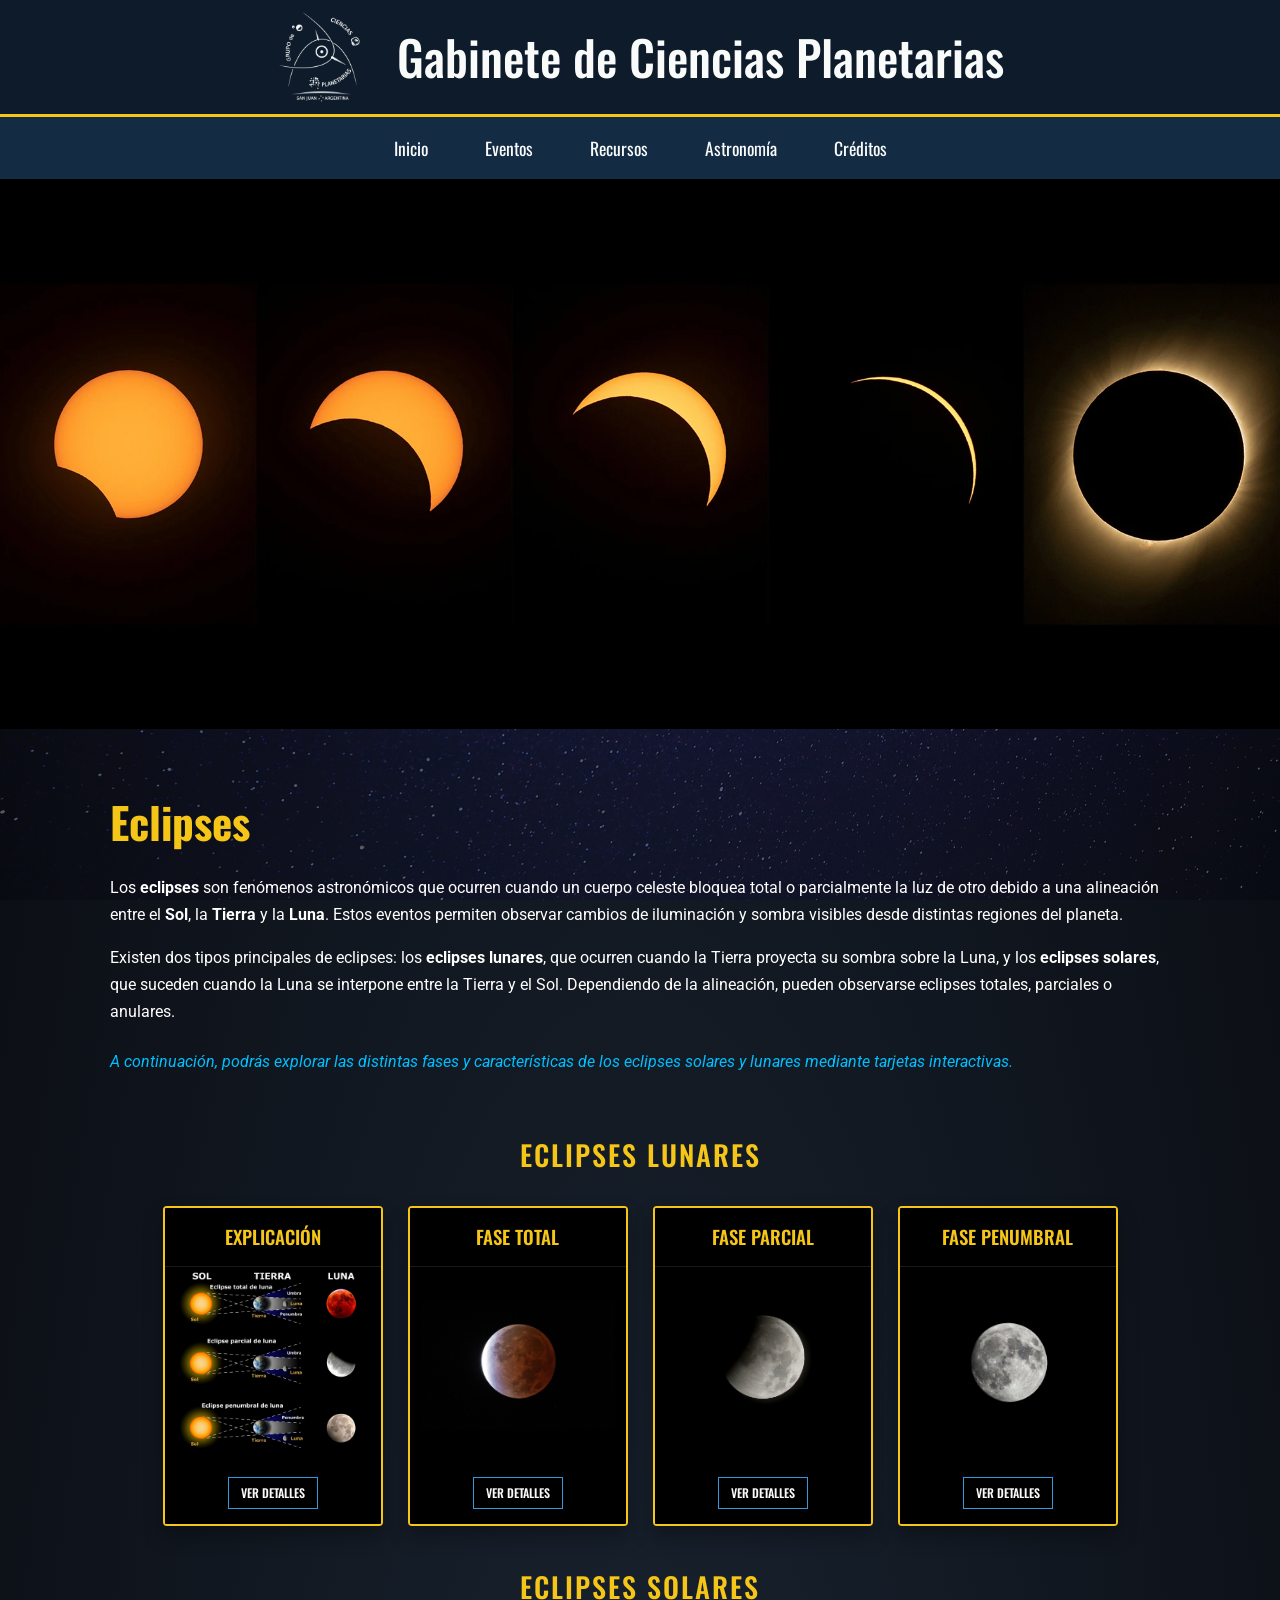
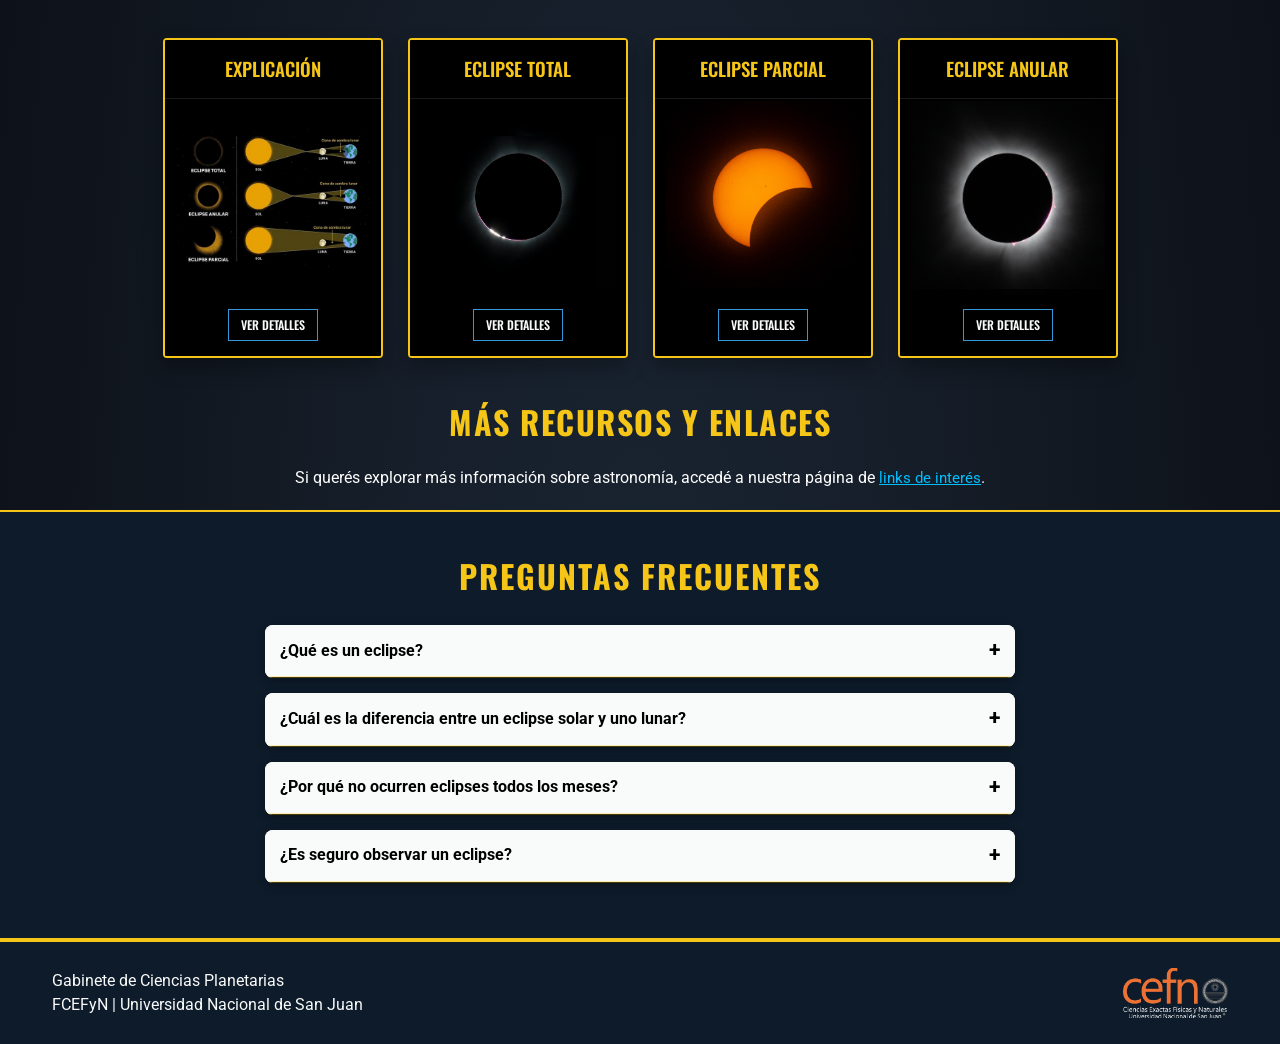
<file: eclipses.html>
<!DOCTYPE html>

<html lang="es">
    
<head>
    <meta charset="UTF-8">
    <meta http-equiv="X-UA-Compatible" content="IE=edge">
    <meta name="viewport" content="width=device-width, initial-scale=1.0">

    <title>Astronomía - Eclipses</title>

    <!-- Favicon -->
    <link rel="icon" type="image/png" href="img/favicon.png">

    <link rel="preconnect" href="https://fonts.googleapis.com">
    <link rel="preconnect" href="https://fonts.gstatic.com" crossorigin>
    <link href="https://fonts.googleapis.com/css2?family=Oswald:wght@200..700&family=Roboto:ital,wght@0,100;0,300;0,400;0,500;0,700;0,900;1,100;1,300;1,400;1,500;1,700;1,900&display=swap" rel="stylesheet">

    <link rel="stylesheet" href="css/eclipses.css">
    <link rel="stylesheet" href="css/style.css">
    <link rel="stylesheet" href="css/responsive.css">


</head>

<body>

        <!-- HEADER SUPERIOR -->
        <header id="main-header">
            <div class="header-content">
                <a href="index.html" class="logo">
                <img src="img/Logo.png" alt="Logo de la oficina">
                </a>
                <h1 class="office-name">Gabinete de Ciencias Planetarias</h1>
            </div>
        </header>


    <!--barra de navegacion-->
    
        <nav id="main-nav">
        <div class="container nav-bar">
            <a href="index.html" class="navItem">Inicio</a>
            <a href="eventos.html" class="navItem">Eventos</a>
            <div class="dropdown">
            <a href="#" class="navItem dropbtn">Recursos</a>
            <div class="dropdown-content">
                <a href="glosario.html">Glosario</a>
                <a href="links.html">Link de interes</a>
                <a href="cielo.html">Mapas del cielo</a>
            </div>
            </div>

            <div class="dropdown">
            <a href="#" class="navItem dropbtn">Astronomía</a>
            <div class="dropdown-content">
                <a href="eclipses.html">Eclipses</a>
                <a href="fases-lunares.html">Fases Lunares</a>
            </div>
            </div>
            <a href="creditos.html" class="navItem">Créditos</a>
        </div>
        </nav>


    <!-- BANNER -->
    <section class="full-banner">
        <img src="img/solar1.webp" alt="Fases eclipses" class="full-banner-img">
    </section>

    <!-- INTRO -->
    <div class="intro-container">

    <section class="seccion-informativa-eclipses">
        
        <h1 class="titulo-eclipses">Eclipses</h1>
        
            <p class="descripcion-eclipses">
                Los <strong>eclipses</strong> son fenómenos astronómicos que ocurren cuando un cuerpo celeste bloquea total o parcialmente la luz de otro debido a una alineación entre el <strong>Sol</strong>, la <strong>Tierra</strong> y la <strong>Luna</strong>. Estos eventos permiten observar cambios de iluminación y sombra visibles desde distintas regiones del planeta.
            </p>

            <p class="descripcion-eclipses">
                Existen dos tipos principales de eclipses: los <strong>eclipses lunares</strong>, que ocurren cuando la Tierra proyecta su sombra sobre la Luna, y los <strong>eclipses solares</strong>, que suceden cuando la Luna se interpone entre la Tierra y el Sol. Dependiendo de la alineación, pueden observarse eclipses totales, parciales o anulares.
            </p>

            <p class="instruccion-interactiva">
                A continuación, podrás explorar las distintas fases y características de los eclipses solares y lunares mediante tarjetas interactivas.
            </p>

    </section>

    </div>


    <div class="container-cards">

        <h2 class="titulo-seccion">Eclipses Lunares</h2>

        <div class="cards-row">
            
            <!-- CARD 1 -->
            <div class="card">
                <div class="card-inner">
                    <div class="face front">
                        <img src="img/chuchi.png" alt="Diagrama de eclipses">
                        <div class="info-top"><h3>Explicación</h3></div>
                        <div class="info-front">
                            <a href="#" class="btn-front">Ver Detalles</a>
                        </div>
                    </div>
                    <div class="face back">
                        <div class="info-top"><h3>Explicación</h3></div>
                        <div class="content-back">
                            <p>Los eclipses lunares ocurren cuando la Luna atraviesa la sombra proyectada por la Tierra durante la alineación entre el Sol, la Tierra y la Luna.</p>
                        </div>
                        <div class="info-front">
                            <a href="#" class="btn-back">Volver</a>
                        </div>
                    </div>
                </div>
            </div>



            <!-- CARD 2 -->
            <div class="card">
                <div class="card-inner">
                    <div class="face front">
                        <img src="img/large-moon.jpg" alt="Fase total">
                        <div class="info-top"><h3>Fase total</h3></div>
                        <div class="info-front">
                            <a href="#" class="btn-front">Ver Detalles</a>
                        </div>
                    </div>
                    <div class="face back">
                        <div class="info-top"><h3>Fase total</h3></div>
                        <div class="content-back">
                            <p>La Luna entra completamente en la umbra. Adquiere un color rojizo debido a la atmósfera de la Tierra.</p>
                        </div>
                        <div class="info-front">
                            <a href="#" class="btn-back">Volver</a>
                        </div>
                    </div>
                </div>
            </div>

            <!-- CARD 3 -->
            <div class="card">
                <div class="card-inner">
                    <div class="face front">
                        <img src="img/parcial-moon.jpg" alt="Fase parcial">
                        <div class="info-top"><h3>Fase parcial</h3></div>
                        <div class="info-front">
                            <a href="#" class="btn-front">Ver Detalles</a>
                        </div>
                    </div>
                    <div class="face back">
                        <div class="info-top"><h3>Fase parcial</h3></div>
                        <div class="content-back">
                            <p>Ocurre cuando solo una parte de la Luna entra en la umbra, la parte más oscura de la sombra terrestre.</p>
                        </div>
                        <div class="info-front">
                            <a href="#" class="btn-back">Volver</a>
                        </div>
                    </div>
                </div>
            </div>

            <!-- CARD 4 -->
            <div class="card">
                <div class="card-inner">
                    <div class="face front">
                        <img src="img/nofondopenumbral.png" alt="Fase penumbral">
                        <div class="info-top"><h3>Fase penumbral</h3></div>
                        <div class="info-front">
                            <a href="#" class="btn-front">Ver Detalles</a>
                        </div>
                    </div>
                    <div class="face back">
                        <div class="info-top"><h3>Fase penumbral</h3></div>
                        <div class="content-back">
                            <p>La Luna atraviesa la penumbra de la Tierra. El cambio de brillo es muy sutil y difícil de notar a simple vista.</p>
                        </div>
                        <div class="info-front">
                            <a href="#" class="btn-back">Volver</a>
                        </div>
                    </div>
                </div>
            </div>

        </div>


        <!-- ECLIPSES SOLARES SECTION-->

        <h2 class="titulo-seccion">Eclipses Solares</h2>

        <div class="cards-row">
                <!-- CARD 1 -->
            <div class="card">
                <div class="card-inner">
                    <div class="face front">
                        <img src="img/sun-eclipse.jpg" alt="Diagrama de eclipses solares">
                        <div class="info-top"><h3>Explicación</h3></div>
                        <div class="info-front">
                            <a href="#" class="btn-front">Ver Detalles</a>
                        </div>
                    </div>
                    <div class="face back">
                        <div class="info-top"><h3>Explicación</h3></div>
                        <div class="content-back">
                            <p>
                                Un eclipse solar ocurre cuando la Luna se interpone entre la Tierra y el Sol, bloqueando parcial o totalmente la luz solar en determinadas regiones del planeta.
                            </p>
                        </div>
                        <div class="info-front">
                            <a href="#" class="btn-back">Volver</a>
                        </div>
                    </div>
                </div>
            </div>

            <!-- CARD 2 -->
            <div class="card">
                <div class="card-inner">
                    <div class="face front">
                        <img src="img/total- sun.jpg" alt="Fase total sol">
                        <div class="info-top"><h3>Eclipse Total</h3></div>
                        <div class="info-front">
                            <a href="#" class="btn-front">Ver Detalles</a>
                        </div>
                    </div>
                    <div class="face back">
                        <div class="info-top"><h3>Eclipse total</h3></div>
                        <div class="content-back">
                            <p>
                                Ocurre cuando la Luna cubre completamente el disco solar. Durante unos minutos, el cielo se oscurece y puede observarse la corona del Sol.
                            </p>
                        </div>
                        <div class="info-front">
                            <a href="#" class="btn-back">Volver</a>
                        </div>
                    </div>
                </div>
            </div>

            <!-- CARD 3 -->
            <div class="card">
                <div class="card-inner">
                    <div class="face front">
                        <img src="img/partial-sol.jpg" alt="Fase parcial sol">
                        <div class="info-top"><h3>Eclipse parcial</h3></div>
                        <div class="info-front">
                            <a href="#" class="btn-front">Ver Detalles</a>
                        </div>
                    </div>
                    <div class="face back">
                        <div class="info-top"><h3>Eclipse parcial</h3></div>
                        <div class="content-back">
                            <p>
                                Se produce cuando la Luna cubre solo una parte del Sol. El Sol parece tener una sección oscurecida desde la Tierra.
                            </p>
                        </div>
                        <div class="info-front">
                            <a href="#" class="btn-back">Volver</a>
                        </div>
                    </div>
                </div>
            </div>

            <!-- CARD 4 -->
            <div class="card">
                <div class="card-inner">
                    <div class="face front">
                        <img src="img/anular-sun.jpg" alt="Fase anular sol">
                        <div class="info-top"><h3>Eclipse anular</h3></div>
                        <div class="info-front">
                            <a href="#" class="btn-front">Ver Detalles</a>
                        </div>
                    </div>
                    <div class="face back">
                        <div class="info-top"><h3>Eclipse anular</h3></div>
                        <div class="content-back">
                            <p>
                                Sucede cuando la Luna está más alejada de la Tierra y no cubre completamente el Sol, dejando visible un anillo brillante alrededor.
                            </p>
                        </div>
                        <div class="info-front">
                            <a href="#" class="btn-back">Volver</a>
                        </div>
                    </div>
                </div>
            </div>

        </div>

    </div>


        <!---Seccion con link que lleva directo a links de interes (link.html)-->
        <section class="links-interes">
            <div class="section-inner text-center">
                <h2>Más recursos y enlaces</h2>
                <p class="texto-final">
                    Si querés explorar más información sobre astronomía, accedé a nuestra página de <a href="links.html" class="link-final">links de interés</a>.
                </p>
            </div>
        </section>

        <section class="faq-section">
            <div class="section-inner">
            <h2>Preguntas Frecuentes</h2>

            <div class="accordion-item">
                <label>
                    ¿Qué es un eclipse?
                <span class="icon">+</span>
                </label>
                <div class="accordion-content">
                    <p>
                        Un eclipse ocurre cuando un cuerpo celeste bloquea total o parcialmente la luz de otro debido a una alineación entre el Sol, la Tierra y la Luna.
                    </p>
                </div>
            </div>

            <div class="accordion-item">
                <label>
                    ¿Cuál es la diferencia entre un eclipse solar y uno lunar?
                <span class="icon">+</span>
                </label>
                <div class="accordion-content">
                    <p>
                        En un eclipse solar, la Luna bloquea la luz del Sol vista desde la Tierra. En un eclipse lunar, la Tierra proyecta su sombra sobre la Luna.
                    </p>
                </div>
            </div>

            <div class="accordion-item">
                <label>
                    ¿Por qué no ocurren eclipses todos los meses?
                <span class="icon">+</span>
                </label>
                <div class="accordion-content">
                    <p>
                        Aunque la Luna orbita la Tierra cada mes, su órbita está ligeramente inclinada, por lo que la alineación perfecta necesaria para un eclipse no ocurre siempre.
                    </p>
                </div>
            </div>
            
            <div class="accordion-item">
                <label>
                    ¿Es seguro observar un eclipse?
                <span class="icon">+</span>
                </label>
                <div class="accordion-content">
                    <p>
                        Los eclipses lunares pueden observarse sin protección. En cambio, los eclipses solares requieren filtros especiales para evitar daños graves en la vista.
                    </p>
                </div>
            </div>
            </div>
        </section>

    <!---footer con boton deslizante al principio-->

    <!-- Botón volver arriba -->
    <button id="back-to-top-btn" title="Volver arriba">↑</button>

    <footer id="main-footer" class="footer w-100">
        <div class="footer-container">
        <!-- Texto izquierda -->
        <div class="footer-text">
            <p>Gabinete de Ciencias Planetarias</p>
            <p>FCEFyN | Universidad Nacional de San Juan</p>
        </div>

        <!-- Imagen derecha -->
        <div class="footer-right">
            <img src="img/fondo.png" alt="Logo SIED" class="footer-logo">
        </div>
        </div>
    </footer>

        <script src="js/boton.js"></script> <!-- en este JS tengo los codigos del boton-->
        <script src="js/flip.js"></script>
        <script src="js/acordeon.js"></script>



</body>

</html>
</file>
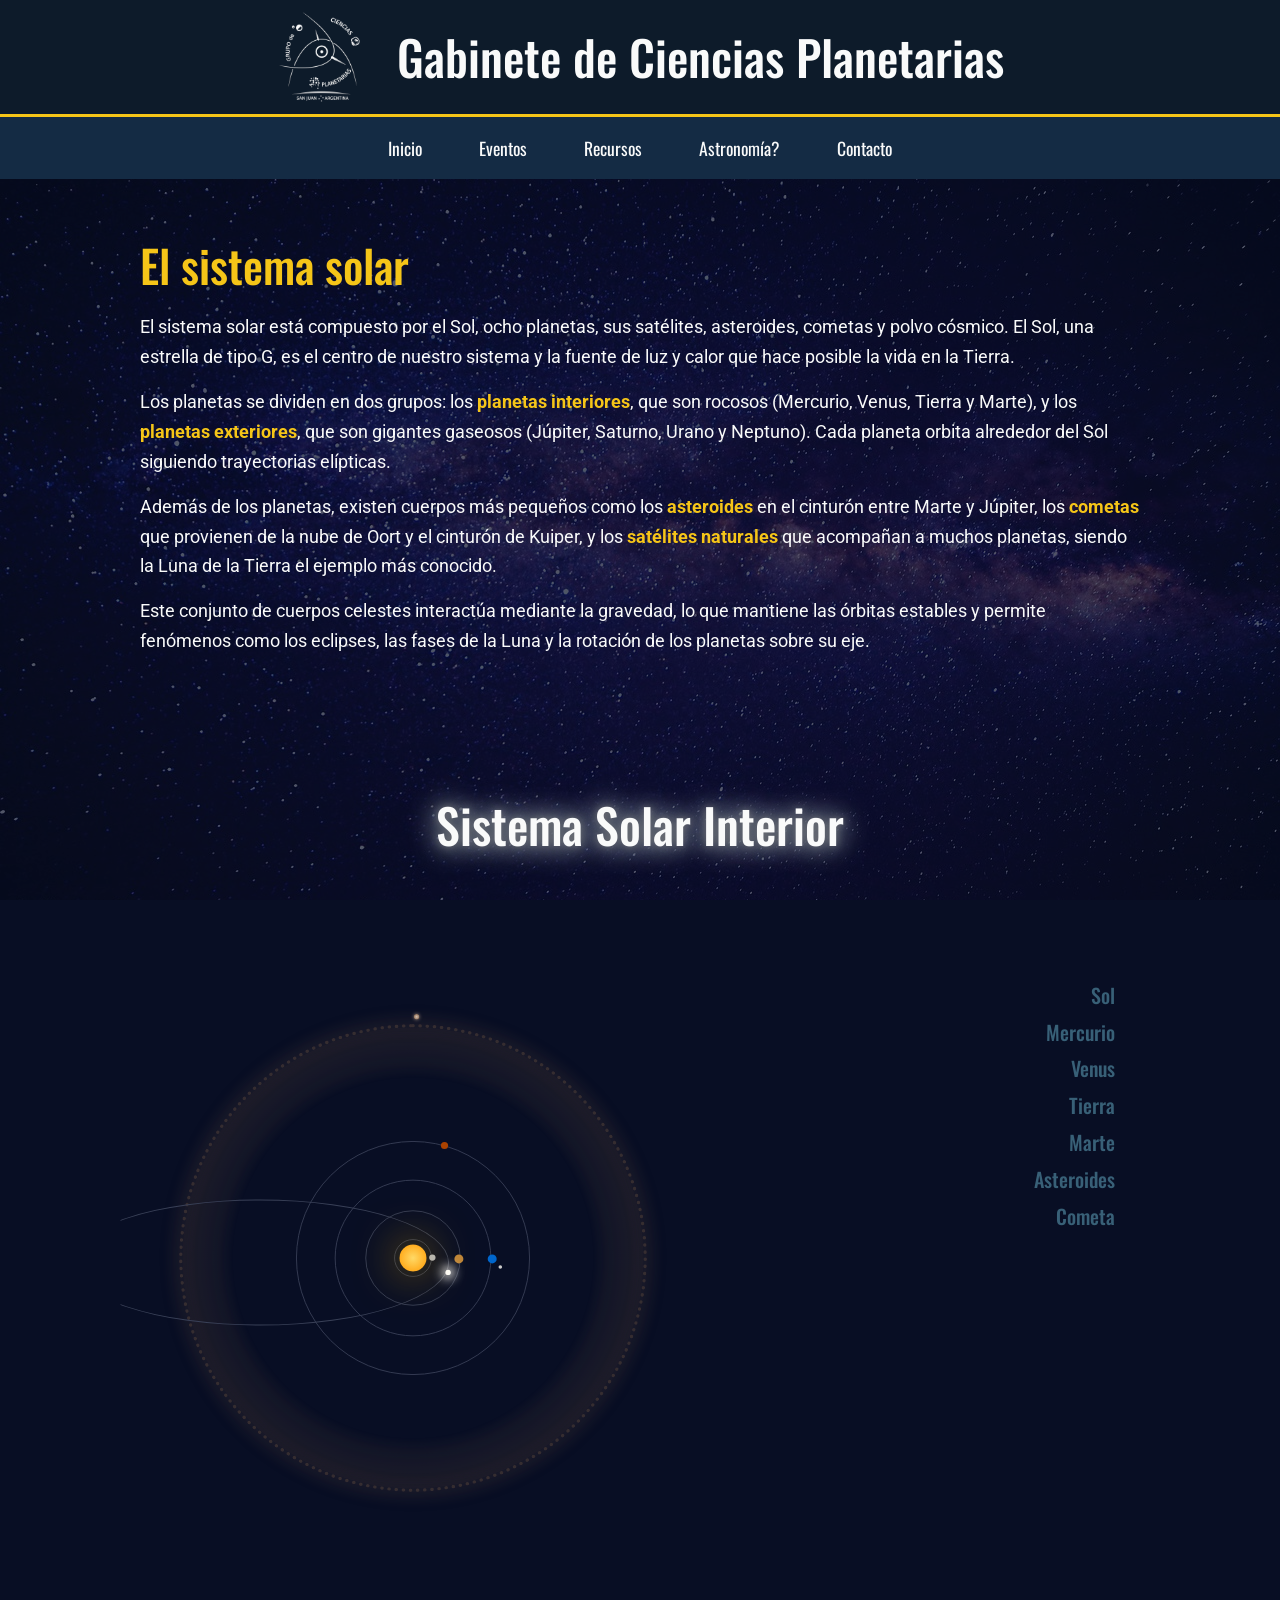
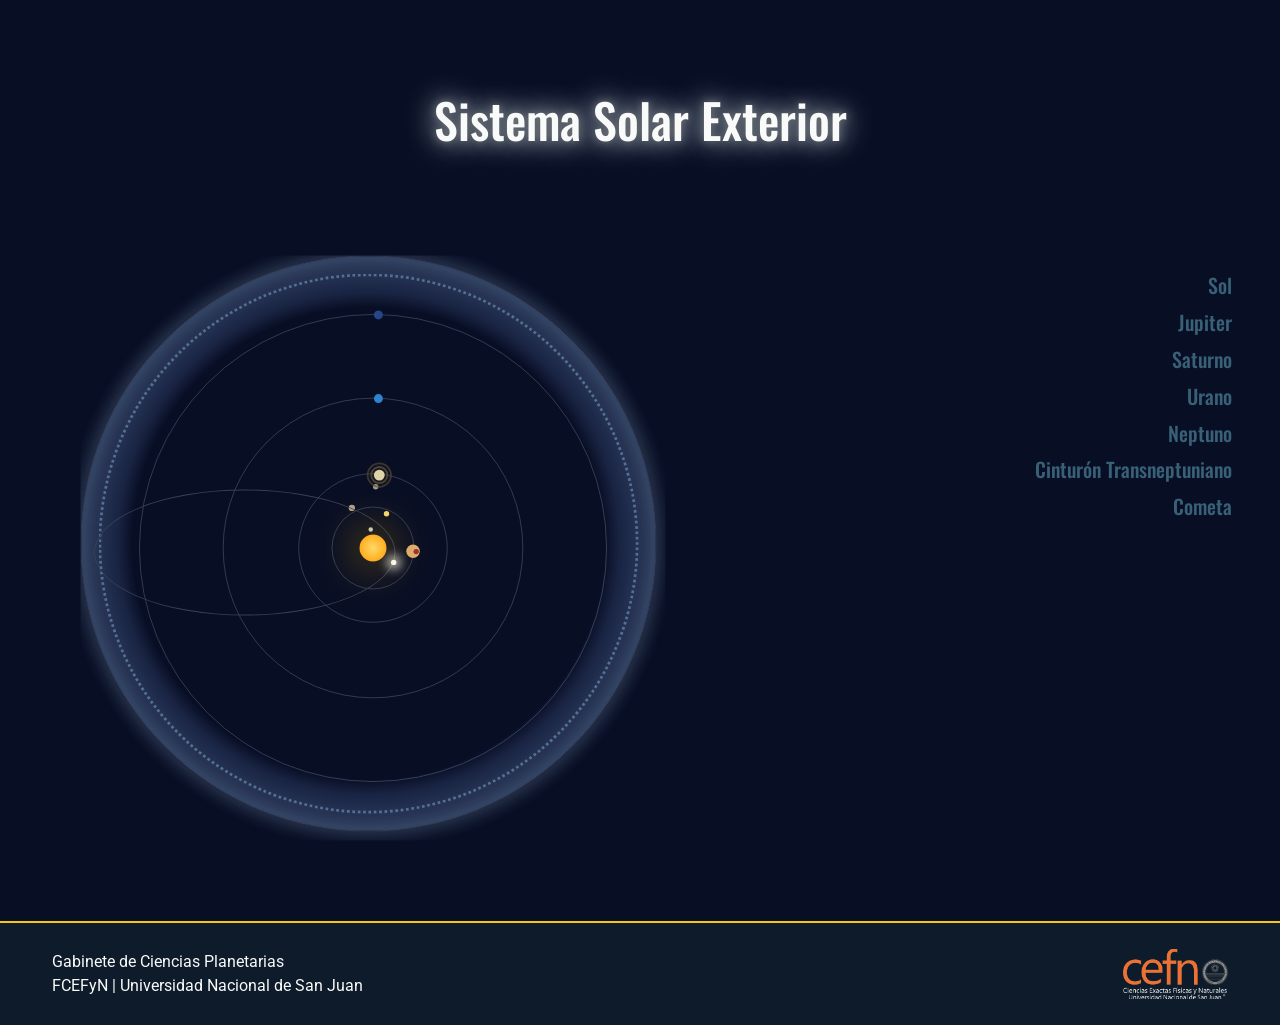
<file: sistema-solar.html>
<!DOCTYPE html>
<html lang="es">
<head>
<meta charset="UTF-8">
    <!-- Required meta tags -->
    <meta charset="utf-8">
    <meta name="viewport" content="width=device-width, initial-scale=1.0">

	<title>Sistema Solar Interactivo</title>

    <!-- Favicon -->
    <link rel="icon" type="image/png" href="img/favicon.png">

    <!-- Tooltip (Bootstrap) -->
    <link href="https://cdn.jsdelivr.net/npm/bootstrap@5.3.2/dist/css/bootstrap.min.css" rel="stylesheet">
    <script src="https://cdn.jsdelivr.net/npm/bootstrap@5.3.2/dist/js/bootstrap.bundle.min.js"></script>

    <!-- Bootstrap CSS -->
    <link href="https://cdn.jsdelivr.net/npm/bootstrap@5.3.0/dist/css/bootstrap.min.css" rel="stylesheet">

	
    <!-- Bootstrap JS -->
    <script src="https://cdn.jsdelivr.net/npm/bootstrap@5.3.0/dist/js/bootstrap.bundle.min.js"></script>

    <!-- Fuentes Google Fonts -->
    <link href="https://fonts.googleapis.com/css2?family=Oswald:wght@300;400;500;600;700&family=Roboto:ital,wght@0,400;1,700&family=Orbitron:wght@400;700&display=swap" rel="stylesheet">

    <!-- Font Awesome -->
    <link rel="stylesheet" href="https://stackpath.bootstrapcdn.com/font-awesome/4.7.0/css/font-awesome.min.css">

    <!-- Tu CSS -->
    <link rel="stylesheet" href="css/style.css">
    <link rel="stylesheet" href="css/solar-interior.css">
 	  <link rel="stylesheet" href="css/solar-exterior.css">
    <link rel="stylesheet" href="css/responsive.css">

</head>

<body>

	    <!-- HEADER SUPERIOR -->
    <header id="main-header">
        <div class="header-content">
            <a href="index.html" class="logo">
            <img src="img/Logo.png" alt="Logo de la oficina">
            </a>
            <h1 class="office-name">Gabinete de Ciencias Planetarias</h1>
        </div>
    </header>


    <!--barra de navegacion-->

        <nav id="main-nav">
            <div class="container nav-bar">
                <a href="index.html" class="navItem">Inicio</a>
                <a href="eventos.html" class="navItem">Eventos</a>
                <div class="dropdown">
                <a href="#" class="navItem dropbtn">Recursos</a>
                <div class="dropdown-content">
                    <a href="glosario.html">Glosario</a>
                    <a href="links.html">Link de interes</a>
                    <a href="cielo.html">Mapas del cielo</a>
                    <a href="#">Material bibliografico</a>
                </div>
                </div>

                <div class="dropdown">
                <a href="#" class="navItem dropbtn">Astronomía?</a>
                <div class="dropdown-content">
                    <a href="#">Asteroides</a>
                    <a href="#">Constelaciones</a>
                    <a href="eclipses.html">Eclipses</a>
                    <a href="#">Estaciones</a>
                    <a href="fases-lunares.html">Fases Lunares</a>
                    <a href="sistema-solar.html">Sistema Solar</a>
                </div>
                </div>

                <a href="#contacto" class="navItem">Contacto</a>
            </div>
        </nav>

    <!--- Sistema solar contenido-->

    <div class="container"> 
      <section class="system-section">
        <div class="section-content">
          <h2>El sistema solar</h2>
          <p>El sistema solar está compuesto por el Sol, ocho planetas, sus satélites, asteroides, cometas y polvo cósmico. El Sol, una estrella de tipo G, es el centro de nuestro sistema y la fuente de luz y calor que hace posible la vida en la Tierra.</p>

          <p>Los planetas se dividen en dos grupos: los <strong>planetas interiores</strong>, que son rocosos (Mercurio, Venus, Tierra y Marte), y los <strong>planetas exteriores</strong>, que son gigantes gaseosos (Júpiter, Saturno, Urano y Neptuno). Cada planeta orbita alrededor del Sol siguiendo trayectorias elípticas.</p>

          <p>Además de los planetas, existen cuerpos más pequeños como los <strong>asteroides</strong> en el cinturón entre Marte y Júpiter, los <strong>cometas</strong> que provienen de la nube de Oort y el cinturón de Kuiper, y los <strong>satélites naturales</strong> que acompañan a muchos planetas, siendo la Luna de la Tierra el ejemplo más conocido.</p>

          <p>Este conjunto de cuerpos celestes interactúa mediante la gravedad, lo que mantiene las órbitas estables y permite fenómenos como los eclipses, las fases de la Luna y la rotación de los planetas sobre su eje.</p>
        </div>
      </section>
    </div>



    <section id="interior-section" class="text-center mt-5 p-3">
      <h3 class="interior-title">Sistema Solar Interior</h3>
    </section>


    <!--Sistema solar interior-->
    <section class="clearfix">
      <!-- Contenedor del mapa del sistema solar -->
      <div class="solar-map">
        <ul class="solarsystem">
          <li class="sun"><a href="#sun"><span>Sol</span></a></li>
          <li class="mercury"><a href="#mercury"><span>Mercurio</span></a></li>
          <li class="venus"><a href="#venus"><span>Venus</span></a></li>
          <li class="earth"><a href="#earth"><span>Tierra<span class="moon"> &amp; Moon</span></span></a></li>
          <li class="mars"><a href="#mars"><span>Marte</span></a></li>
          <li class="asteroids_meteorids"><span>Asteroides</span></li>
          <li class="comet-orbit">
            <div class="comet"></div>
          </li>
        </ul>
      </div>

      <!-- 🌍 Descripciones del sistema solar -->
      <div class="solar-names">
        <ul id="descriptions">
          <li>
            <h2 id="sun">Sol</h2>
            <p>El Sol es una estrella: una enorme esfera de gases incandescentes en el centro de nuestro sistema solar. Su energía y calor hacen posible la vida en la Tierra, y su influencia se extiende más allá de Neptuno y Plutón. Aunque es esencial para nosotros, es solo una de las miles de millones de estrellas de la galaxia Vía Láctea.</p>
          </li>

          <li>
            <h2 id="mercury">Mercurio</h2>
            <p>Mercurio, abrasado por el Sol, es apenas más grande que la Luna. Tiene una atmósfera muy tenue, por lo que su superficie está llena de cráteres. Durante el día alcanza temperaturas extremas y por la noche descienden muy por debajo de cero. Un día en Mercurio dura aproximadamente 176 días terrestres, mientras que completa una órbita alrededor del Sol cada 88 días. Carece de satélites naturales.</p>
          </li>

          <li>
            <h2 id="venus">Venus</h2>
            <p>Venus es el segundo planeta del sistema solar y es muy parecido a la Tierra en tamaño, pero con un ambiente extremadamente hostil. Tiene una atmósfera densa y tóxica que provoca un fuerte efecto invernadero, elevando sus temperaturas a niveles muy altos. Un día en Venus (una rotación completa) dura aproximadamente 243 días terrestres, mientras que tarda unos 225 días terrestres en dar una vuelta alrededor del Sol. Además, gira en sentido contrario al de la mayoría de los planetas. Junto con Mercurio es otro planeta que no tiene satélites naturales.</p>
          </li>

          <li>
            <h2 id="earth">Tierra</h2>
            <p>La Tierra es nuestro hogar y el único planeta conocido con vida. Su gran cantidad de agua líquida, junto con una atmósfera que protege y regula la temperatura, permite la existencia de una enorme diversidad de seres vivos. Un día dura 24 horas y tarda 365 días en completar una vuelta alrededor del Sol.</p>
          </li>

          <li>
            <h2 id="mars">Marte</h2>
            <p>Marte es un planeta rocoso conocido como el “planeta rojo” por el color de su superficie. Presenta montañas, valles y casquetes polares de hielo, lo que indica que en el pasado pudo haber tenido agua. Un día en Marte dura unas 24,6 horas, muy similar al de la Tierra, y tarda 687 días terrestres en dar una vuelta alrededor del Sol. Aunque hoy es un mundo frío y seco, sigue siendo objeto de estudio por la posibilidad de que haya albergado vida.</p>
          </li>

          <li>
            <h2 id="asteroids_meteorids">Asteroides</h2>
            <p>El cinturón de asteroides es una región ubicada entre Marte y Júpiter, donde se concentran millones de cuerpos rocosos de formas irregulares. El objeto más grande es Ceres, considerado un planeta enano. Esta zona marca la transición entre los planetas rocosos y los gigantes gaseosos.</p>
          </li>
          <li>
            <h2 id="comet">Cometa</h2>
            <p>Los cometas son cuerpos celestes formados por hielo, polvo y roca que orbitan el Sol en trayectorias muy alargadas, pasando por un punto cercano (perihelio) y otro lejano (afelio). Al acercarse al Sol, el calor libera gases y polvo que forman una nube brillante y una cola visible. Su color varía según los materiales: el polvo genera tonos amarillentos y los gases, azulados o verdosos.</p>
          </li>
        </ul>
      </div>

  </section>

        <section id="exterior-section" class="text-center mt-5">
            <h2 class="exterior-title">Sistema Solar Exterior</h2>
        </section>


    <!--Sistema solar exterior-->
    <section class="exterior-clearfix">

      <!-- Contenedor del mapa del sistema solar -->
      <div class="solar-map">
        <ul class="solar-exterior">
          <li class="sun"><a href="#sun"><span>Sol</span></a></li>
          <li class="jupiter">
            <a href="#jupiter"><span>Júpiter</span></a>

            <!-- CONTENEDOR -->
            <div class="orbit-jupiter">
              <div class="luna io" title="Ío"></div>
              <div class="luna europa" title="Europa"></div>
              <div class="luna ganimedes" title="Ganimedes"></div>
              <div class="luna calisto" title="Calisto"></div>
            </div>
          </li>

          <li class="saturn">
            <span class="ring-outer"></span>
            <span class="ring-inner"></span>
            <span class="planet"></span>
          </li>
          <li class="uranus"><a href="#uranus"><span>Urano</span></a></li>
          <li class="neptune"><a href="#neptune"><span>Neptuno</span></a></li>
          <li class="transneptunian-belt"></li>
          <div class="transneptunian-belt-ring"></div>
          <li class="comet-orbit2">
            <div class="comet2"></div>
          </li>
        </ul>
      </div>

      <!-- 🌍 Descripciones del sistema solar -->
      <div class="solar-names">
        <ul id="descriptions2">
          <li>
            <h2 id="sun">Sol</h2>
            <p>El Sol es una estrella: una enorme esfera de gases incandescentes en el centro de nuestro sistema solar. Su energía y calor hacen posible la vida en la Tierra, y su influencia se extiende más allá de Neptuno y Plutón. Aunque es esencial para nosotros, es solo una de las miles de millones de estrellas de la galaxia Vía Láctea.</p>
          </li>

          <li>
            <h2 id="jupiter">Jupiter</h2>
            <p>Júpiter es el planeta más grande del sistema solar y posee numerosas lunas, incluyendo cuatro muy grandes que forman un sistema propio. Se encuentra a una distancia media de unos 778 millones de kilómetros del Sol. Un día en Júpiter dura aproximadamente 10 horas, y tarda cerca de 12 años terrestres en completar una órbita alrededor del Sol. Destaca la Gran Mancha Roja, una gigantesca tormenta activa desde hace siglos, con vientos muy intensos y un tamaño mayor que la Tierra.</p>
          </li>

          <li>
            <h2 id="saturn">Saturno</h2>
            <p>Saturno es un gigante gaseoso compuesto principalmente por hidrógeno y helio, famoso por sus impresionantes anillos. Es unas 755 veces más grande que la Tierra y se encuentra a unos 1.430 millones de kilómetros del Sol. Sus vientos pueden alcanzar velocidades de hasta 1.800 km/h, formando bandas visibles en su atmósfera. Un día en Saturno dura aproximadamente 10,7 horas, y tarda cerca de 29 años terrestres en completar una órbita alrededor del Sol.</p>
          </li>

          <li>
            <h2 id="uranus">Urano</h2>
            <p>Urano es el séptimo planeta del sistema solar y fue el primero descubierto con un telescopio, en 1781. Es un gigante gaseoso helado que se encuentra a unos 2.870 millones de kilómetros del Sol. Un día en Urano dura aproximadamente 17 horas, y tarda 84 años terrestres en completar una órbita. Se destaca por su inclinación extrema, ya que gira casi “acostado” sobre su eje.</p>
          </li>

          <li>
            <h2 id="neptune">Neptuno</h2>
            <p>Neptuno es el planeta más lejano del sistema solar, ubicado a unos 4.500 millones de kilómetros del Sol. Tarda aproximadamente 165 años terrestres en completar una órbita y no es visible a simple vista debido a su gran distancia. Es un gigante helado con vientos extremadamente fuertes, los más rápidos del sistema solar. Un día en Neptuno dura cerca de 16 horas.</p>
          </li>

          <li>
            <h2 id="transneptunian-belt">Cinturón Transneptuniano</h2>
            <p>El cinturón transneptuniano es una amplia región fría más allá de Neptuno, formada por miles de cuerpos helados y planetas enanos como Plutón, Haumea, Makemake y Eris. Se considera una zona clave para entender el origen y la formación del sistema solar.</p>
          </li>
          <li>
            <h2 id="comet2">Cometa</h2>
            <p>En las regiones externas del sistema solar, como el cinturón transneptuniano, los cometas permanecen fríos y poco activos. Desde allí recorren órbitas muy alargadas que los llevan hacia el interior, donde el calor del Sol los vuelve visibles al formar su característica cola.</p>
          </li>
        </ul>
      </div>

  </section>

	


    <!---footer con boton deslizante al principio-->

    <!-- Botón volver arriba -->
    <button id="back-to-top-btn" title="Volver arriba">↑</button>

    <footer id="main-footer" class="footer w-100">
        <div class="footer-container">
        <!-- Texto izquierda -->
        <div class="footer-text">
            <p>Gabinete de Ciencias Planetarias</p>
            <p>FCEFyN | Universidad Nacional de San Juan</p>
        </div>

        <!-- Imagen derecha -->
        <div class="footer-right">
            <img src="img/fondo.png" alt="Logo SIED" class="footer-logo">
        </div>
        </div>
    </footer>

    <!-- Tu JS -->

  <script src="js/boton.js"></script> <!-- en este JS tengo los codigos del boton-->
 	<script src="js/solar-interior.js"></script>
  <script src="js/solar-exterior.js"></script>
  <script src="js/cometa-interior.js"></script>
  <script src="js/cometa-exterior.js"></script>


</body>
</html>
</file>
<file: css/eclipses.css>
@import url('https://fonts.googleapis.com/css2?family=Oswald:wght@400;700&family=Roboto:wght@400;700&display=swap');
/* Este pertenece al nuevo*/


* {
    margin: 0;
    padding: 0;
    box-sizing: border-box;   
}


html {
    line-height: 1.15;
    -webkit-text-size-adjust: 100%;
}

body {
    margin: 0;
    font-family: 'Oswald', sans-serif;
    background: radial-gradient(ellipse at bottom, #1b2735 0%, #090a0f 100%);
    padding: 0;
    -webkit-font-smoothing: antialiased;
    font-weight: 400;
    line-height: 1.5;
}


body::before {
    content: "";
    position: fixed;
    top: 0; left: 0;
    width: 100%; height: 100%;
    background: transparent url("img/estrellado5.jpg") repeat;
    opacity: 0.3;
    z-index: -1;
}



/* ===================== HEADER ===================== */
#main-header {
    background-color: #0d1b2a;
    width: 100%;
    padding: 12px 0;
    /* Quitamos font-weight y size de acá, no van en el contenedor */
}

.header-content {
    max-width: 1200px;
    margin: 0 auto;
    display: flex;
    align-items: center;
    justify-content: center;
    gap: 40px;
    font-family: 'Oswald', sans-serif;
}

.header-content .logo img {
    height: 100px;
    width: auto;
    display: block; /* Importante para evitar espacios extra */
}

/* ACÁ ESTÁ EL CAMBIO REAL */
.header-content .office-name {
    color: #f9fafa;
    font-size: 2.9rem;
    margin: 0;
    text-align: center;
    
    /* ESTO ES LO QUE HACE BOOTSTRAP: */
    font-weight: 500 !important; 
    line-height: 1.2;
    -webkit-font-smoothing: antialiased;
    text-rendering: optimizeLegibility;
}

/* ===================== NAVBAR INFERIOR ===================== */

#main-nav {
  background-color: #142b44;
  border-top: 3px solid #f5c518;
  position: sticky;
  top: 0;
  z-index: 1000;
}

.nav-bar {
  display: flex;
  justify-content: center;
  gap: 20px;
  padding: 10px 0;
  align-items: center; /* centra verticalmente todos los items */
}


.navItem {
    color: #f9fafa;
    text-decoration: none;
    font-size: 1.1rem;
    padding: 0.5rem 1rem;
    display: inline-block;
}

.navItem:hover {
  color: #f5c518;
}

/* Dropdown */
.dropdown {
  position: relative; /* necesario para el contenido */
}

.dropdown-content {
  display: none;
  position: absolute;
  top: 100%; /* aparece debajo */
  left: 0;
  background-color: #0d1b2a;
  min-width: 160px;
  box-shadow: 0px 4px 12px rgba(0,0,0,0.2);
  border-radius: 8px;
  z-index: 10;
}

.dropdown-content a {
  display: block;
  padding: 8px 16px;
  color: #F9FAFA;
  text-decoration: none;
}

.dropdown-content a:hover {
  background-color: #F5C518;
  color: #0d1b2a;
}

.dropdown:hover .dropdown-content {
  display: block;
}


/* ===== BANNER PRINCIPAL ===== */
.full-banner {
  width: 100%;
  overflow: hidden;
  margin: 0;
  padding: 0;
}

.full-banner-img {
  width: 100%;
  height: 550px;
  display: block;
  object-fit: cover;
  margin: 0;
  padding: 0;
}




/* ===== INTRO (SIN BOOTSTRAP) ===== */
.intro-container {
  width: 100%;
  padding: 20px;
}

.seccion-informativa-eclipses {
  max-width: 1100px;
  margin: 0 auto;
  padding: 40px 20px;
  text-align: left;
}

.titulo-eclipses {
  font-family: 'Oswald', sans-serif;
  font-size: 2.5rem;
  color: #f5c518;
  margin-bottom: 20px;
}

.descripcion-eclipses {
  font-family: 'Roboto', sans-serif;
  font-size: 16px;
  color: #ffffff;
  line-height: 1.6;
  margin-bottom: 15px;
}

.instruccion-interactiva {
  font-family: 'Roboto', sans-serif;
  font-size: 16px;
  color: #00BFFF;
  font-style: italic;
  margin-top: 25px;
}

/* Títulos de arriba y botones (front y back) */
.info-top h3, 
.btn-front, 
.btn-back {
    font-family: 'Oswald', sans-serif;
    font-weight: 550; /* Para que se vean más potentes */
    text-transform: uppercase; /* Queda muy bien con Oswald */
}


/* Párrafos en la cara trasera */
.content-back p {
    font-family: 'Roboto', sans-serif;
    font-weight: 400;
    line-height: 1.6; /* Mejora la lectura */
    text-align: left;
}




/* LA TARJETA (Contenedor principal) */

.container-cards {
    max-width: 1100px;
    margin: 0 auto;
}

/* cada fila */
.cards-row {
    display: flex;
    justify-content: center;
    gap: 20px;
    margin-bottom: 40px;
}

/* cards SIEMPRE 4 por fila */
.card {
    width: 220px;   /* 🔥 tamaño fijo = no se rompen */
    height: 320px;
    perspective: 1000px;
}



.titulo-seccion {
    width: 100%;              /* ocupa toda la fila */
    text-align: center;       /* centra el texto */
    color: #f5c518;
    font-family: 'Oswald', sans-serif;
    font-size: 28px;
    font-weight: 550;
    letter-spacing: 2px;
    margin-bottom: 30px;      /* espacio con las cards */
    text-transform: uppercase;
}


/* EL CONTENEDOR QUE REALMENTE GIRA */
.card-inner {
    position: relative;
    width: 100%;
    height: 100%;
    text-align: center;
    transition: transform 0.8s cubic-bezier(0.4, 0, 0.2, 1);
    transform-style: preserve-3d;
}

/* Esta clase la pone el JavaScript al hacer click */
.card-inner.flipped {
    transform: rotateY(180deg);
}

/* PROPIEDADES COMUNES PARA AMBAS CARAS */
.face {
    position: absolute; /* Una encima de la otra */
    width: 100%;
    height: 100%;
    -webkit-backface-visibility: hidden; /* Oculta la cara de atrás al girar */
    backface-visibility: hidden;
    border-radius: 4px;
    overflow: hidden;
    box-shadow: 0 10px 20px rgba(0,0,0,0.3);
    overflow: visible !important;

    /* AGREGA ESTA LÍNEA PARA EL BORDE: */
    border: 2px solid #f5c518;
}

/* CARA FRONTAL */
.front {
    background-color: #000000;
    display: flex;
    align-items: center;
    justify-content: center;
}

.front img {
    width: 100%;
    height: 100%;
    object-fit: contain; 
    transform: scale(0.9);
}


/* CARA TRASERA */
.back {
    background-color: #000000; /* Color que combina con el espacio */
    color: #f9fafa;
    transform: rotateY(180deg); /* Empieza volteada */
    display: flex;
    flex-direction: column;
    justify-content: center;
    align-items: center;
    padding: 20px;
}

/* Texto central del Back */
.content-back {
    font-size: 14px;
    line-height: 1.6;
    padding: 0 10px;
    margin: 60px 0; /* Evita que el texto choque con los overlays */
}

/* OVERLAYS (IGUALES EN FRONT Y BACK) */
.info-top, .info-front {
    position: absolute;
    width: 100%;
    left: 0;
    background: rgba(0, 0, 0, 0.7);
    color: #f5c518;
    text-align: center;
    padding: 15px 5px;
    z-index: 5;
}

.info-top {
    top: 0;
    border-bottom: 1px solid rgba(255,255,255,0.1);
}

.info-top h2 {
    font-size: 15px;
    text-transform: uppercase;
    letter-spacing: 2px;
}

.info-front {
    bottom: 0;
}


/* ESTILO BASE PARA AMBOS BOTONES */
.btn-front, .btn-back {
    display: inline-block;
    color: #f9fafa;
    text-decoration: none;
    font-size: 12px;
    border: 1px solid #3498db;
    padding: 6px 12px;
    margin-top: 5px;
    cursor: pointer;
    transition: 0.3s;
    position: relative; /* Importante para que el z-index funcione */
}

/* HOVER DEL BOTÓN FRONTAL */
.btn-front:hover {
    background: #3498db;
    color: #000000;
}

/* --- SOLUCIÓN PARA EL BOTÓN TRASERO --- */
.btn-back {
    /* El z-index solo no basta, necesitamos empujarlo hacia el usuario */
    z-index: 1000; 
    transform: translateZ(5px);
    -webkit-transform: translateZ(5px);
}


/* Aseguramos que la franja del back también tenga prioridad de capa */
.back .info-front {
    z-index: 100;
    transform: translateZ(1px);
    /* Esto permite que los eventos de mouse atraviesen capas fantasmas */
    pointer-events: auto;
}

/* 3. Dale este empujón al botón del back */

.btn-back {
    position: relative;
    z-index: 999;
    /* Esto lo empuja hacia adelante para que no se hunda en la tarjeta */
    transform: translateZ(1px); 
    -webkit-transform: translateZ(1px);
    
    /* Aseguramos que sea visible siempre */
    backface-visibility: visible !important;
}

/* 3. El hover (asegurando que sea prioritario) */
.btn-back:hover {
    background: #3498db!important;
    color: #000000 !important;
    cursor: pointer;
}

/* 4. Cuando la carta está girada, forzamos la prioridad de la cara back */
.card-inner.flipped .back {
    z-index: 10;
}
.card-inner.flipped .front {
    pointer-events: none; /* Evita que el frente invisible bloquee el click */
}



/*links de interes*/

.texto-final {
    /* Configuramos la base blanca */
    color: #ffffff;
    font-family: 'Roboto', sans-serif;
    font-size: 16px;
    font-weight: 400; /* Peso normal, no negrita */
    margin: 20px 0;
    text-align: center;
}

.links-interes h2 {
  font-family: 'Oswald', sans-serif;
  font-size: 2rem;
  margin-bottom: 15px;
  text-transform: uppercase;
  letter-spacing: 1.5px;
  color: #f5c518;
  
  /* --- ESTO ASEGURA EL CENTRADO --- */
  text-align: center; 
  margin-left: auto;
  margin-right: auto;
  padding: 0;         /* Quitamos cualquier padding residual */
  width: 100%;        /* Ocupa todo el ancho para que el center funcione */
}

/* Por seguridad, asegurate que la sección no tenga un alineado distinto */
.links-interes {
    width: 100%;
    display: flex;
    justify-content: center;
    align-items: center;
    flex-direction: column;
}

.link-final {
    /* Configuramos el link para que sea exactamente igual en forma */
    color: #00BFFF !important;       /* Color Celeste */
    font-family: 'Roboto', sans-serif !important;
    font-size: 15px !important;
    font-weight: 400 !important;     /* Mismo grosor que el texto blanco */
    
    /* Eliminamos cualquier rastro de botón */
    text-decoration: underline;      /* Subrayado simple de link */
    background: transparent !important;
    border: none !important;
    padding: 0 !important;
    display: inline !important;      /* Se integra en la línea */
    cursor: pointer;
}

.link-final:hover {
    color: #f5c518 !important;       /* Al pasar el mouse se pone blanco */
    text-decoration: none;           /* Se quita el subrayado al pasar el mouse */
}


/* Contenedor centrado y responsivo */
.section-inner {
  max-width: 800px;
  margin: 0 auto;
  padding: 0 15px;
}

/* FAQ Section */
.faq-section {
  padding: 40px 20px; /* un poco menos vertical */
  background: #0d1b2a;
  color: #f5c518;
  text-align: center;
  border-top: 2px solid #f5c518;
  border-bottom: 2px solid #f5c518;

}

.faq-section h2 {
  font-family: 'Oswald', sans-serif;
  font-size: 2rem;  /* más compacto */
  margin-bottom: 25px;
  text-transform: uppercase;
  letter-spacing: 2px;
}

/* Acordeón */
.accordion-item {
  margin-bottom: 15px;
  text-align: left;
  max-width: 700px; /* más compacto */
  margin-left: auto;
  margin-right: auto;
  border-radius: 8px;
  overflow: hidden;
 
  background: #f9fafa;
  box-shadow: 0 3px 10px rgba(0,0,0,0.3);
  transition: transform 0.3s ease, box-shadow 0.3s ease;
}

.accordion-item:hover {
  transform: translateY(-2px);
  box-shadow: 0 5px 12px rgba(0,0,0,0.4);
}

/* Label */
/* ESTADO BASE Y NORMAL (Sección Cerrada) */
.accordion-item {
    max-width: 500px;
    margin: 0 auto 15px;
    border-radius: 8px;
    overflow: hidden;
    background: #F9FAFA; /* Fondo base del item */
    box-shadow: 0 3px 10px rgba(0,0,0,0.3);
    font-family: "Roboto",sans-serif;
}

/* 1. ESTADO NORMAL (Etiqueta del Acordeón Cerrado) */
.accordion-item label {
    display: flex;
    justify-content: space-between;
    align-items: center;
    padding: 10px 15px;
    cursor: pointer;
    font-weight: bold;
    background-color: #F9FAFA; /* Fondo: Blanco (Normal) */
    color: #000000;              /* Texto: Negro */
    font-size: 1rem;
    transition: background 0.3s, color 0.3s, border-bottom 0.3s;
    border-bottom: 1px solid rgba(245,197,24,0.3);
}

/* 2. ESTADO FLOTANTE (:hover) - Mantiene el color azul/celeste en interacción */
.accordion-item label:hover {
    background: #2980b9; /* Fondo: Celeste Oscuro */
    color: #F9FAFA;      /* Texto: Blanco (CORRECCIÓN de legibilidad) */
    border-bottom-color: #2980b9; /* Borde oscuro para consistencia */
}

/* 3. ESTADO ACTIVO/ABIERTO (.active) - ESTE ES EL CAMBIO CLAVE. */
/* Mantiene el color Celeste (#2980b9) de forma PERSISTENTE cuando está abierto. */
.accordion-item.active label {
    background-color: #2980b9; /* Fondo: Celeste Oscuro (Activo Persistente) */
    color: #F9FAFA;             /* Texto: Blanco */
    /* Este estilo es clave: mantiene el color y quita el borde para conectar el contenido desplegado */
    border-bottom: none; 
}


/* Icono +/– */
.icon {
  font-size: 1.3rem;
  transition: transform 0.3s, color 0.3s;
}

/* Contenido */
.accordion-content {
  max-height: 0;
  overflow: hidden;
  transition: max-height 0.4s ease, padding 0.3s;
  background: #000000;
  padding: 0 18px;
  border-top: 1px solid rgba(245,197,24,0.3);
  
}

.accordion-content p {
  margin: 12px 0;
  color: #f9fafa;
  line-height: 1.5;
  font-size: 0.95rem; /* texto más compacto */
  font-family: "Roboto",sans-serif;
}

/* Estado activo */
.accordion-item.active .accordion-content {
  max-height: 400px; /* menos alto */
  padding: 14px 18px;
}

.accordion-item.active .icon {
  transform: rotate(180deg);
  color: #000000;
}


/* ===================== BOTÓN VOLVER ARRIBA ===================== */
#back-to-top-btn {
    position: fixed;
    bottom: 40px;
    right: 30px;
    z-index: 2000;
    background-color: #f5c518;
    color: #0d1b2a;
    border: none;
    padding: 10px 15px;
    font-size: 18px;
    cursor: pointer;
    border-radius: 5px;
    box-shadow: 0 2px 5px rgba(0,0,0,0.3);
    display: none;          /* oculto por defecto */
    opacity: 0;
    transition: opacity 0.3s ease, transform 0.3s ease;
}

#back-to-top-btn.show {
    display: block;         /* cuando tenga clase show, se muestra */
    opacity: 1;
    transform: translateY(0);
}

/* ESTADO FLOTANTE (:hover) */
#back-to-top-btn:hover {
    /* Mantenemos el fondo amarillo brillante, pero cambiamos el texto */
    background-color: #3498DB; 
    color: #f9fafa; /* Usamos tu gris oscuro para el texto, más sutil */
    
    /* Efecto para hacerlo más fácil de clickear */
    box-shadow: 0 6px 10px rgba(0, 0, 0, 0.4); 
    transform: translateY(-3px); /* Se eleva más que antes */
}

/* ESTADO ACTIVO (:active) - ¡La nueva confirmación visual! */
#back-to-top-btn:active {
    /* Usamos el azul eléctrico para un cambio de color contundente y brillante */
    background-color: #3498DB; 
    color: #212529; /* Texto claro para que se lea perfecto */
    
    /* Efecto de hundimiento */
    transform: translateY(0); 
    box-shadow: 0 1px 3px rgba(0, 0, 0, 0.3); 
}


/* ===================== FOOTER ===================== */
#main-footer {
    background-color: #0d1b2a;
    color: #f9FAFA;
    font-family: 'Roboto', sans-serif;
    font-size: 0.9rem;
    padding: 20px 30px;
    border-top: 2px solid #f5c518;
}

.footer-container {
    max-width: 1200px;
    margin: 0 auto;
    display: flex;
    justify-content: space-between;
    align-items: flex-end;
    flex-wrap: wrap;
    gap: 20px;
}

.footer-text p {
    margin: 0;
    line-height: 1.5;
}

.footer-right {
    display: flex;
    flex-direction: column;
    align-items: flex-end;
    gap: 10px;
}

.footer-logo {
    max-height: 65px;
    width: auto;
}


/*----------------RESPONSIVE-----------------------*/


/*----------XS--------*/
@media (max-width: 575px) {

    /* ===== HEADER ===== */
    .header-content {
        flex-direction: column;
        gap: 10px;
        text-align: center;
    }

    .header-content .logo img {
        height: 70px;
    }

    .header-content .office-name {
        font-size: 1.8rem;
    }

    /* ===== NAVBAR ===== */
    .nav-bar {
        flex-wrap: wrap;
        gap: 10px;
    }

    .navItem {
        font-size: 0.9rem;
        padding: 5px;
    }

    /* ===== BANNER ===== */
    .full-banner-img {
        height: auto;
        max-height: 250px;
    }

    /* ===== CARDS ===== */
    .cards-row {
        flex-wrap: wrap;
        justify-content: center;
    }

    .card {
        width: 100%;
        max-width: 280px;
    }

    /* ===== TEXTOS ===== */
    .titulo-eclipses {
        font-size: 1.8rem;
    }

    .descripcion-eclipses,
    .instruccion-interactiva {
        font-size: 14px;
    }

    /* ===== FAQ ===== */
    .accordion-item {
        max-width: 100%;
    }

    /* ===== FOOTER ===== */
    .footer-container {
        flex-direction: column;
        align-items: center;
        text-align: center;
    }

    .footer-right {
        align-items: center;
    }
}


/*----------------S-------------------*/

@media (min-width: 576px) and (max-width: 767.98px){

   /* 🔥 FORZAR 1 CARD POR FILA EN S */
   .cards-row {
        display: flex;
        flex-direction: column;
        align-items: center;
   }

   .card {
        width: 100% !important;
        max-width: 300px;
   }

   /* ===== tu código ===== */
   .header-content {
        flex-direction: row;
        justify-content: center;
        gap: 20px;
    }

    .header-content .logo img {
        height: 80px;
    }

    .header-content .office-name {
        font-size: 2.2rem;
    }

    .nav-bar {
        gap: 15px;
    }

    .navItem {
        font-size: 1rem;
        padding: 6px 10px;
    }

    .full-banner-img {
        max-height: 350px;
    }

    .titulo-eclipses {
        font-size: 2.1rem;
    }

    .descripcion-eclipses {
        font-size: 15px;
    }

    .accordion-item {
        max-width: 600px;
    }
}


/*-------------------M----------------*/

@media (min-width: 768px) and (max-width: 991.98px){

    /* ===== HEADER ===== */
    .header-content {
        flex-direction: row;
        justify-content: center;
        gap: 25px;
    }

    .header-content .logo img {
        height: 90px;
    }

    .header-content .office-name {
        font-size: 2.5rem;
    }

    /* ===== NAVBAR ===== */
    .nav-bar {
        gap: 18px;
        flex-wrap: wrap;
    }

    .navItem {
        font-size: 1rem;
        padding: 8px 12px;
    }

    /* ===== BANNER ===== */
    .full-banner-img {
        max-height: 420px;
    }

    /* ===== CARDS ===== */
    .cards-row {
        display: flex;
        flex-direction: row;
        flex-wrap: wrap;
        justify-content: center;
        gap: 20px;
    }

    .card {
        width: 48% !important; /* 2 por fila */
        max-width: 320px;
    }

    /* ===== TEXTOS ===== */
    .titulo-eclipses {
        font-size: 2.3rem;
    }

    .descripcion-eclipses {
        font-size: 15px;
    }

    .instruccion-interactiva {
        font-size: 15px;
    }

    /* ===== FAQ ===== */
    .accordion-item {
        max-width: 650px;
    }

    /* ===== FOOTER ===== */
    .footer-container {
        flex-direction: row;
        justify-content: space-between;
        align-items: flex-end;
    }
}


/*-----------------L-----------------*/

@media (min-width: 992px) and (max-width: 1199.98px){

    /* ===== HEADER ===== */
    .header-content {
        flex-direction: row;
        justify-content: center;
        gap: 35px;
    }

    .header-content .logo img {
        height: 95px;
    }

    .header-content .office-name {
        font-size: 2.7rem;
    }

    /* ===== NAVBAR ===== */
    .nav-bar {
        gap: 20px;
        flex-wrap: nowrap;
    }

    .navItem {
        font-size: 1.05rem;
        padding: 8px 14px;
    }

    /* ===== BANNER ===== */
    .full-banner-img {
        max-height: 500px;
    }

    /* ===== CARDS ===== */
    .cards-row {
        display: flex;
        flex-direction: row;
        flex-wrap: nowrap; /* 🔥 evita salto */
        justify-content: center;
        gap: 20px;
    }

    .card {
        width: 220px !important;
        max-width: 220px;
    }

    /* ===== TEXTOS ===== */
    .titulo-eclipses {
        font-size: 2.5rem;
    }

    .descripcion-eclipses {
        font-size: 16px;
    }

    .instruccion-interactiva {
        font-size: 16px;
    }

    /* ===== FAQ ===== */
    .accordion-item {
        max-width: 700px;
    }

    /* ===== FOOTER ===== */
    .footer-container {
        flex-direction: row;
        justify-content: space-between;
        align-items: flex-end;
    }
}

/*----------------XL--------------*/

@media (min-width: 1200px){

    /* ===== HEADER ===== */
    .header-content {
        flex-direction: row;
        justify-content: center;
        gap: 40px;
    }

    .header-content .logo img {
        height: 100px;
    }

    .header-content .office-name {
        font-size: 2.9rem;
    }

    /* ===== NAVBAR ===== */
    .nav-bar {
        gap: 25px;
        flex-wrap: nowrap;
    }

    .navItem {
        font-size: 1.1rem;
        padding: 8px 16px;
    }

    /* ===== BANNER ===== */
    .full-banner-img {
        max-height: 550px;
    }

    /* ===== CARDS ===== */
    .cards-row {
        display: flex;
        flex-direction: row;
        flex-wrap: nowrap;
        justify-content: center;
        gap: 25px;
    }

    .card {
        width: 220px !important;
        max-width: 220px;
    }

    /* ===== TEXTOS ===== */
    .titulo-eclipses {
        font-size: 2.7rem;
    }

    .descripcion-eclipses {
        font-size: 16px;
        line-height: 1.7;
    }

    .instruccion-interactiva {
        font-size: 16px;
    }

    /* ===== FAQ ===== */
    .accordion-item {
        max-width: 750px;
    }

    /* ===== FOOTER ===== */
    .footer-container {
        flex-direction: row;
        justify-content: space-between;
        align-items: flex-end;
    }
}
</file>
<file: css/style.css>
/* EN ESTE CSS TENGO INFO EN GENERAL Y EL INDEX, OTROS ESTILOS DE CADA PAGINA TENDRAN SU PROPIO CSS*/ 

/* ===================== ESTILOS GENERALES ===================== */
body {
    margin: 0;
    font-family: 'Oswald', sans-serif;
    color: #f9fafa;
    background: radial-gradient(ellipse at bottom, #1b2735 0%, #090a0f 100%);
    padding: 0;
}


body::before {
    content: "";
    position: fixed;
    top: 0; left: 0;
    width: 100%; height: 100%;
    background: transparent url("../img/estrellado5.jpg") repeat;
    opacity: 0.3;
    z-index: -1;
}



/*links de interes*/

.texto-final {
    /* Configuramos la base blanca */
    color: #ffffff;
    font-family: 'Roboto', sans-serif;
    font-size: 16px;
    font-weight: 400; /* Peso normal, no negrita */
    margin: 20px 0;
    text-align: center;
}

.links-interes h2 {
  font-family: 'Oswald', sans-serif;
  font-size: 2rem;   /* Ligeramente más pequeño */
  margin-bottom: 15px;
  text-transform: uppercase;
  letter-spacing: 1.5px;
}

.link-final {
    /* Configuramos el link para que sea exactamente igual en forma */
    color: #00BFFF !important;       /* Color Celeste */
    font-family: 'Roboto', sans-serif !important;
    font-size: 15px !important;
    font-weight: 400 !important;     /* Mismo grosor que el texto blanco */
    
    /* Eliminamos cualquier rastro de botón */
    text-decoration: underline;      /* Subrayado simple de link */
    background: transparent !important;
    border: none !important;
    padding: 0 !important;
    display: inline !important;      /* Se integra en la línea */
    cursor: pointer;
}

.link-final:hover {
    color: #f5c518 !important;       /* Al pasar el mouse se pone blanco */
    text-decoration: none;           /* Se quita el subrayado al pasar el mouse */
}


/* ===================== HEADER ===================== */
#main-header {
  background-color: #0d1b2a;
  width: 100%;
  padding: 12px 0;
}

.header-content {
  max-width: 1200px;
  margin: 0 auto;
  display: flex;
  align-items: center;
  justify-content: center;
  gap: 40px;
  font-family: 'Oswald', sans-serif;
}

.header-content .logo img {
  height: 100px;
  width: auto;
}

.header-content .office-name {
  color: #f9fafa;
  font-size: 2.9rem;
  margin: 0;
  text-align: center;
}

/* ===================== NAVBAR INFERIOR ===================== */

#main-nav {
  background-color: #142b44;
  border-top: 3px solid #f5c518;
  position: sticky;
  top: 0;
  z-index: 1000;
}

.nav-bar {
  display: flex;
  justify-content: center;
  gap: 20px;
  padding: 10px 0;
  align-items: center; /* centra verticalmente todos los items */
}

.navItem {
  color: #f9fafa;
  text-decoration: none;
  font-size: 1.1rem;
  padding: 0.5rem 1rem;
  display: inline-block;
}

.navItem:hover {
  color: #f5c518;
}

/* Dropdown */
.dropdown {
  position: relative; /* necesario para el contenido */
}

.dropdown-content {
  display: none;
  position: absolute;
  top: 100%; /* aparece debajo */
  left: 0;
  background-color: #0d1b2a;
  min-width: 160px;
  box-shadow: 0px 4px 12px rgba(0,0,0,0.2);
  border-radius: 8px;
  z-index: 10;
}

.dropdown-content a {
  display: block;
  padding: 8px 16px;
  color: #F9FAFA;
  text-decoration: none;
}

.dropdown-content a:hover {
  background-color: #F5C518;
  color: #0d1b2a;
}

.dropdown:hover .dropdown-content {
  display: block;
}


/* ===================== HERO SECTION debajo del navbar en el index ===================== */
#hero-section {
  padding: 12px;
}

.hero-title {
  font-family: 'Oswald', sans-serif;
  font-size: 3rem;
  color: #f9fafa; /* color llamativo */
  text-shadow: 0 0 10px gray, 0 0 20px #142b44, 0 0 30px #fff; /* efecto de brillo */
  margin-bottom: 15px;
}

.hero-subtitle {
  font-family: 'Roboto', sans-serif;
  font-size: 1.5rem;
  color: #f9fafa;
  text-shadow: 0 0 5px gray; /* un brillo sutil */
}



/* ===================== FASES LUNARES ===================== */

/* ===================== TITULO ===================== */
#text-fases{
  font-family: 'Oswald', sans-serif;
  font-size: 3rem;
  color: #f1f1f1; /* color llamativo */
  text-shadow: 0 0 10px gray, 0 0 20px #142b44, 0 0 30px #fff; /* efecto de brillo */
  margin-bottom: 15px;
}


/* ===================== FASES LUNARES ===================== */
.noticias-lunares {
  background-color: #0d1b2a; /* fondo oscuro */
  padding: 1rem;
  border-radius: 12px;
}


/* Card de cada fase */
.noticia-lunar-link {
  text-decoration: none; /* quitar subrayado del link */
}

.noticia-lunar-link .row {
  border-bottom: 1px solid #F5C518;
  padding-bottom: 1rem;
  margin-bottom: 1.5rem;
  transition: background-color 0.3s ease, box-shadow 0.3s ease;
  border-radius: 8px;
  cursor: pointer; /* indica que es clickeable */
  min-height: 160px; /* ajustá según convenga */
  display: flex; /* fuerza que hijos estén alineados */
  align-items: center;
}

.noticia-lunar-link:last-child .row {
  border-bottom: none;
}

/* Título y textos */
.noticia-lunar-link h4 {
  color: #F5c518;
  font-weight: 500;
  font-size:2rem;
  font-family: "Oswald";
}

.noticia-lunar-link p {
  color: #F9FAFA;
  margin-bottom: 0.4rem;
}

/* Imagen */
.noticia-lunar-link img {
  border: 2px solid #F5C518;
  border-radius: 8px;
  max-width: 150px;
  transition: transform 0.3s ease, filter 0.3s ease;
  width: 150px;   /* ancho fijo */
  height: 150px;  /* altura fija */
  object-fit: cover; /* mantiene proporción y recorta si hace falta */
  
}

/* ==== Hover ==== */
.noticia-lunar-link .row:hover {
  background-color: rgba(245, 197, 24, 0.08);
  box-shadow: 0 4px 12px rgba(245, 197, 24, 0.3);
}

.noticia-lunar-link .row:hover img {
  transform: scale(1.05);
  filter: brightness(1.2);
}



/* ===================== BOTÓN VOLVER ARRIBA ===================== */
#back-to-top-btn {
    position: fixed;
    bottom: 40px;
    right: 30px;
    z-index: 2000;
    background-color: #f5c518;
    color: #0d1b2a;
    border: none;
    padding: 10px 15px;
    font-size: 18px;
    cursor: pointer;
    border-radius: 5px;
    box-shadow: 0 2px 5px rgba(0,0,0,0.3);
    display: none;          /* oculto por defecto */
    opacity: 0;
    transition: opacity 0.3s ease, transform 0.3s ease;
}

#back-to-top-btn.show {
    display: block;         /* cuando tenga clase show, se muestra */
    opacity: 1;
    transform: translateY(0);
}

/* ESTADO FLOTANTE (:hover) */
#back-to-top-btn:hover {
    /* Mantenemos el fondo amarillo brillante, pero cambiamos el texto */
    background-color: #3498DB; 
    color: #f9fafa; /* Usamos tu gris oscuro para el texto, más sutil */
    
    /* Efecto para hacerlo más fácil de clickear */
    box-shadow: 0 6px 10px rgba(0, 0, 0, 0.4); 
    transform: translateY(-3px); /* Se eleva más que antes */
}

/* ESTADO ACTIVO (:active) - ¡La nueva confirmación visual! */
#back-to-top-btn:active {
    /* Usamos el azul eléctrico para un cambio de color contundente y brillante */
    background-color: #3498DB; 
    color: #212529; /* Texto claro para que se lea perfecto */
    
    /* Efecto de hundimiento */
    transform: translateY(0); 
    box-shadow: 0 1px 3px rgba(0, 0, 0, 0.3); 
}


/* ===================== FOOTER ===================== */
#main-footer {
    background-color: #0d1b2a;
    color: #f9FAFA;
    font-family: 'Roboto', sans-serif;
    font-size: 0.9rem;
    padding: 20px 30px;
    border-top: 2px solid #f5c518;
}

.footer-container {
    max-width: 1200px;
    margin: 0 auto;
    display: flex;
    justify-content: space-between;
    align-items: flex-end;
    flex-wrap: wrap;
    gap: 20px;
}

.footer-text p {
    margin: 0;
    line-height: 1.5;
}

.footer-right {
    display: flex;
    flex-direction: column;
    align-items: flex-end;
    gap: 10px;
}

.footer-logo {
    max-height: 65px;
    width: auto;
    /*filter: invert(1) brightness(1.2);*/
}
</file>
<file: css/responsive.css>
/*ACA TENGO LOS MEDIAS, TODOS LOS TAMAÑOS RESPONSIVOS DE TODO EL PROYECTO*/

/* ================== XS (extra small) ================== */
/* Esto me abacar tamaño 0 – 575px */
@media (max-width: 575px) {

  /* ================== HEADER ================== */
  .header-content {
    flex-direction: column;
    flex-wrap: wrap;
    gap: 10px;
    justify-content: flex-start;
    align-items: center;
  }
  .header-content .office-name { font-size: 1.5rem; }
  .header-content .logo img { height: 50px; }

/* ================== NAVBAR CORREGIDO ================== */
  #main-nav .nav-bar {
    display: flex !important;
    flex-direction: row !important;
    flex-wrap: nowrap !important; /* CAMBIO CLAVE: Prohibido bajar elementos */
    justify-content: space-evenly !important; /* Distribuye parejo */
    gap: 2px; /* Reducimos el espacio entre botones */
    padding: 0 5px;
  }

  #main-nav .navItem {
    font-size: 0.8rem !important; /* Bajamos un poco de 0.9 a 0.8 para asegurar espacio */
    padding: 10px 2px !important; /* Menos espacio a los costados */
    white-space: nowrap !important;
    flex-shrink: 1; /* Permite que los botones se achiquen un poquito si es necesario */
  }
  
  /* ================== HERO SECTION-INDEX================== */
  #hero-section {
    padding: 8px; /* menos espacio lateral para móviles */
  }

  .hero-title {
    font-size: 1.8rem;  /* más chica que 3rem */
    margin-bottom: 10px;
  }

  .hero-subtitle {
    font-size: 1rem;    /* más chica que 1.5rem */
  }



  /* ================== TABLA / CALENDARIO / SLIDER ================== */
  .table { font-size: 0.75rem; }
  #calendar { font-size: 0.65rem; }
  .carousel-item .card { width: 90%; }

  /* ================== FOOTER ================== */
  .footer-container {
    flex-direction: row;          /* textos arriba, logo debajo */
    justify-content: space-between;
    align-items: center;             /* centra verticalmente los elementos */
    gap: 10px;
    flex-wrap: wrap;
    text-align: left;
  }
  .footer-text {
    text-align: left;              /* centrado */
    flex: 1;
  }
  .footer-text p {
    font-size: 0.7rem;
    margin: 0;
    line-height: 1.4;
    text-indent: 0;
    width: 100%;
  }
  .footer-right {
    margin-top: 5px;
    align-items: center;
  }
  .footer-logo {
    max-height: 30px;
    width: auto;
  }

  /* ================== BOTÓN VOLVER ARRIBA ================== */
  #back-to-top-btn {
    bottom: 75px;
    right: 15px;
    padding: 6px 10px;
    font-size: 14px;
  }
}


/* ================== S (Small) ================== */

/* Esto abarca solo tamaño SM */
@media (min-width: 576px) and (max-width: 767px){
  /* ================== HEADER ================== */
  .header-content { flex-direction: column; gap: 15px; }
  .header-content .office-name { font-size: 1.8rem; }
  .header-content .logo img { height: 60px; }

  /* ================== NAVBAR ================== */
  #main-nav .nav-bar { flex-direction: row; gap: 10px; }

  /* ================== TABLA / CALENDARIO / SLIDER ================== */
  .table { font-size: 0.8rem; }
  #calendar { max-width: 95%; font-size: 0.7rem; }
  .carousel-item .card { width: 70%; }

  /* ================== FOOTER ================== */
  .footer-container { flex-direction: row; align-items: center; text-align:left; gap: 10px; }
  .footer-text p { font-size: 0.8rem; }
  .footer-logo { max-height: 35px; }

  /* ================== BOTÓN VOLVER ARRIBA ================== */
  #back-to-top-btn { bottom: 75px; right: 10px; padding: 8px 12px; font-size: 16px; }

  /* ================== HERO SECTION ================== */
  #hero-section { padding: 10px; }
  .hero-title { font-size: 2.2rem; margin-bottom: 12px; }
  .hero-subtitle { font-size: 1.2rem; }
}


/* ================== M (Medium) ================== */

/* Esto abarca solo tamaño M (MD) */
@media (min-width: 768px) and (max-width: 991px) {

  /* ================== HEADER ================== */
  .header-content { gap: 20px; }
  .header-content .office-name { font-size: 2rem; }
  .header-content .logo img { height: 70px; }

  /* ================== NAVBAR ================== */
  #main-nav .nav-bar { flex-wrap: wrap; gap: 15px; }

  /* ================== TABLA / CALENDARIO / SLIDER ================== */
  .table { font-size: 0.85rem; }
  #calendar { max-width: 90%; font-size: 0.75rem; }
  .fc .fc-daygrid-event { font-size: 0.6rem; }
  .carousel-item .card { width: 50%; }

  /* ================== HERO SECTION ================== */
  #hero-section { padding: 12px; }
  .hero-title { font-size: 2.5rem; margin-bottom: 12px; }
  .hero-subtitle { font-size: 1.3rem; }

/* ================== FOOTER ================== */
.footer-container {
    flex-direction: row;           /* texto a la izquierda, logo a la derecha */
    justify-content: space-between;/* separa horizontalmente */
    align-items: center;           /* centra verticalmente */
    text-align: left;
    gap: 2px;                     /* separación entre texto y logo */
    padding: 2px 6px;            /* espacio interno más uniforme */
}

.footer-text p {
    font-size: 0.9rem;             /* un poquito más grande para mejor lectura */
    margin: 0;
    line-height: 1.5;
    max-width: 100%;                /* evita que el texto se estire demasiado */
}

.footer-logo {
    max-height: 45px;              /* ligeramente más grande para balancear */
    width: auto;
}


/* ================== BOTÓN VOLVER ARRIBA ================== */
#back-to-top-btn {
    bottom: 110px;                  /* más arriba para no tapar el footer */
    right: 15px;                    /* separación más cómoda desde el borde derecho */
    padding: 7px 12px;            /* tamaño cómodo de clic */
    font-size: 16px;
}

}

/* ================== L (Large) ================== */

/* 992px – 1199px */
@media (min-width: 992px) and (max-width: 1199px) {

  /* ================== HEADER ================== */
  .header-content { gap: 25px; }
  .header-content .office-name { font-size: 2.5rem; }
  .header-content .logo img { height: 80px; }

  /* ================== NAVBAR ================== */
  #main-nav .nav-bar { flex-wrap: nowrap; gap: 20px; }

  /* ================== TABLA / CALENDARIO / SLIDER ================== */
  .table { max-width: 100%; font-size: 0.9rem; }
  #calendar { max-width: 75%; font-size: 0.8rem; }
  .fc .fc-daygrid-event { font-size: 0.65rem; }
  #myCarousel { max-width: 1199px; }
  .carousel-item .card { width: 35%; }

  /* ================== HERO SECTION ================== */
  #hero-section { padding: 15px; }
  .hero-title { font-size: 3rem; margin-bottom: 15px; }
  .hero-subtitle { font-size: 1.5rem; }
  
/* ================== FOOTER ================== */
.footer-container {
    flex-direction: row;           /* texto a la izquierda, logo a la derecha */
    justify-content: space-between;/* separa horizontalmente */
    align-items: left;           /* centra verticalmente */
    text-align: left;
    gap: 2px;                     /* separación entre texto y logo */
    padding: 3px 6px;            /* espacio interno más uniforme */
}

.footer-text p {
    font-size: 0.9rem;             /* un poquito más grande para mejor lectura */
    margin: 0;
    line-height: 1.5;
    max-width: 100%;                /* evita que el texto se estire demasiado */
}

.footer-logo {
    max-height: 55px;              /* ligeramente más grande para balancear */
    width: auto;
}

/* ================== BOTÓN VOLVER ARRIBA ================== */
#back-to-top-btn {
    bottom: 110px;                  /* más arriba para no tapar el footer */
    right: 15px;                    /* separación más cómoda desde el borde derecho */
    padding: 7px 12px;            /* tamaño cómodo de clic */
    font-size: 16px;
}

}


/* ================== XL (Extra-Large) ================== */
/* 1200px – 1399px */
@media (min-width: 1200px) and (max-width: 1399px) {

  /* ================== HEADER ================== */
  .header-content { gap: 30px; }
  .header-content .office-name { font-size: 3rem; }
  .header-content .logo img { height: 90px; }

  /* ================== NAVBAR ================== */
  #main-nav .nav-bar { flex-wrap: nowrap; gap: 25px; }

  /* ================== TABLA / CALENDARIO / SLIDER ================== */
  .table { font-size: 1rem; }
  #calendar { max-width: 95%; font-size: 0.85rem; }
  .fc .fc-daygrid-event { font-size: 0.7rem; }
  .carousel-item .card { width: 40%; }

  /* ================== HERO SECTION ================== */
  #hero-section { padding: 20px; }
  .hero-title { font-size: 3.5rem; margin-bottom: 20px; }
  .hero-subtitle { font-size: 1.7rem; }

/* ================== FOOTER ================== */
.footer-container {
    flex-direction: row;           /* texto a la izquierda, logo a la derecha */
    justify-content: space-between;/* separa horizontalmente */
    align-items: center;           /* centra verticalmente */
    text-align: left;
    gap: 1px;                     /* separación entre texto y logo */
    padding: 6px 12px;            /* espacio interno más uniforme */
}

.footer-text p {
    font-size: 1rem;             /* un poquito más grande para mejor lectura */
    margin: 0;
    line-height: 1.5;
    max-width: 100%;                /* evita que el texto se estire demasiado */
}

.footer-logo {
    max-height: 50px;              /* ligeramente más grande para balancear */
    width: auto;
}

/* ================== BOTÓN VOLVER ARRIBA ================== */
#back-to-top-btn {
    bottom: 110px;                  /* más arriba para no tapar el footer */
    right: 15px;                    /* separación más cómoda desde el borde derecho */
    padding: 7px 12px;            /* tamaño cómodo de clic */
    font-size: 16px;
}

}

/* ================== XXL (Extra Extra-Large) ================== */
/* 1400px y más */
@media (min-width: 1400px) {

  /* ================== HEADER ================== */
  .header-content { gap: 35px; }
  .header-content .office-name { font-size: 3.5rem; }
  .header-content .logo img { height: 100px; }

  /* ================== NAVBAR ================== */
  #main-nav .nav-bar { flex-wrap: nowrap; gap: 30px; }

  /* ================== TABLA / CALENDARIO / SLIDER ================== */
  .table { font-size: 1.1rem; }
  #calendar { max-width: 80%; font-size: 0.9rem; }
  .fc .fc-daygrid-event { font-size: 0.75rem; }
  .carousel-item .card { width: 35%; }

  /* ================== HERO SECTION ================== */
  #hero-section { padding: 25px; }
  .hero-title { font-size: 4rem; margin-bottom: 25px; }
  .hero-subtitle { font-size: 2rem; }


/* ================== FOOTER ================== */
.footer-container {
    flex-direction: row;           /* texto a la izquierda, logo a la derecha */
    justify-content: space-between;/* separa horizontalmente */
    align-items: center;           /* centra verticalmente */
    text-align: left;
    gap: 1px;                     /* separación entre texto y logo */
    padding: 2px 8px;            /* espacio interno más uniforme */
}

.footer-text p {
    font-size: 1.1rem;             /* un poquito más grande para mejor lectura */
    margin: 0;
    line-height: 1.5;
    max-width: 100%;                /* evita que el texto se estire demasiado */
}

.footer-logo {
    max-height: 60px;              /* ligeramente más grande para balancear */
    width: auto;
}


/* ================== BOTÓN VOLVER ARRIBA ================== */
#back-to-top-btn {
    bottom: 110px;                  /* más arriba para no tapar el footer */
    right: 200px;                    /* separación más cómoda desde el borde derecho */
    padding: 7px 12px;            /* tamaño cómodo de clic */
    font-size: 16px;
}


}
</file>
<file: css/solar-interior.css>
/*sistema solar interior, contiene al sol,mercurio,venus, la tierra, marte y el cinturon de asteroides ademas del cometa */

body {
  background: #080e24 url("https://neography.com/experiment/circles/solarsystem/bg.jpg") repeat;
  color: #626668;
  margin: 0;
  padding: 0;
}

/* ====== Titulo =====*/

.interior-title {
    font-family: 'Oswald', sans-serif;
    font-size: 3rem;
    color: #f9fafa; 
    /* EFECTO DE BRILLO RESTAURADO A TU CONFIGURACIÓN ORIGINAL */
    text-shadow: 0 0 10px gray, 0 0 20px #142b44, 0 0 30px #fff; 
    margin-bottom: 15px;
}


.interior-subtitle {
  font-family: 'Roboto', sans-serif;
  font-size: 1.5rem;
  color: #f9fafa;
  text-shadow: 0 0 5px gray; /* un brillo sutil */
}

/* === Section sistema solar con la descripcion ===*/
.system-section {
  padding: 60px 0; /* separa la sección arriba y abajo */
}

.system-section .section-content {
  width: 100%;        /* ocupa todo el ancho del container */
  max-width: 1000px;  /* opcional: un límite para pantallas muy grandes */
  margin: 0 auto;     /* centra horizontalmente dentro del container */
}

.system-section h2 {
  color: #f5c518;
  font-size: 2.8rem;
  margin-bottom: 20px;
  text-align: left;
}

.system-section p {
  color: #f9fafa;
  font-family: 'Roboto', sans-serif;
  font-size: 1.1rem;
  line-height: 1.7;
  margin-bottom: 15px;
  text-align: left;
}

.system-section strong {
  color: #f5c518;
}

/* ====== CONTENEDOR GENERAL ====== */

section.clearfix {
  display: flex;
  justify-content: flex-start;
  align-items: flex-start;
  gap: 2rem;
  max-width: 1200px;
  margin: 0 auto;
  /* padding: 2rem; esto me lo aleja del navbar*/ 
  padding: 0.5rem 2rem 2rem; /* arriba 1rem, costados 2rem, abajo 2rem */

}

/* ====== SISTEMA SOLAR ====== */
ul.solarsystem {
  position: relative;
  width: 650px;
  height: 650px;
  list-style: none;
  overflow: hidden;
  margin: 0;
  padding: 0;
}

ul.solarsystem li {
  text-indent: -9999px;
  display: block;
  position: absolute;
  border: 1.5px solid #394057;
  border-radius: 50%;
  animation: orbit linear infinite;
}

ul.solarsystem li span {
  display: block;
  position: absolute;
  width: 10px;
  height: 10px;
  border-radius: 50%;
}

/* Sol */

ul.solarsystem li.sun {
  width: 30px;
  height: 30px;
  background: radial-gradient(circle, #ffd966, #ff9900);
  top: 310px;
  left: 310px;
  border: none;
  box-shadow: 0 0 50px #c90;
  z-index: 100;
  animation: none;
}

/* 🛑 NUEVA REGLA CRÍTICA para el Sol: Anular el span interno */
ul.solarsystem li.sun span {
    display: none; /* Asegura que el span no se dibuje */
}

/* Si quieres que brille al hacer clic, añade esta regla (como en la Opción 1): */
ul.solarsystem li.sun.highlight {
    box-shadow: 0 0 80px 15px yellow !important; 
}


/* Planetas */
ul.solarsystem li.mercury {
  width: 42px;
  height: 42px;
  top: 304px;
  left: 304px;
  animation-duration: 2s;
}
ul.solarsystem li.mercury span {
  background: #b6bac5;
  top: 16px;
  left: 38px;
  width:7px;
  height:7px;
}

ul.solarsystem li.venus {
  width: 106px;
  height: 106px;
  top: 272px;
  left: 272px;
  animation-duration: 6s;
}

ul.solarsystem li.venus span {
  background: #bf8639;
  top: 48px;
  left: 98px;
}

ul.solarsystem li.earth {
  width: 174px;
  height: 174px;
  top: 238px;
  left: 238px;
  animation-duration: 10s;
}
ul.solarsystem li.earth span {
  background: #06c;
  top: 82px;
  left: 169px;
  animation: moon 1s linear infinite;
}
ul.solarsystem li.earth span.moon {
  width: 4px;
  height: 4px;
  background: #ccc;
  top: 12px;
  left: 12px;
}

ul.solarsystem li.mars {
  width: 260px;
  height: 260px;
  top: 195px;
  left: 195px;
  animation-duration: 18s;
}
ul.solarsystem li.mars span {
  background: #aa4200;
  width: 8px;
  height: 8px;
  top: 0;
  left: 160px;
}

/*esto me permite cambiar el diseño de la elipse del cometa*/
ul.solarsystem li.comet-orbit {
  width: 420px !important;
  height: 140px !important;
  /* border: 2px dashed #f5c518 !important; */
  animation: none !important;
  top: 260px !important;
  left: -55px !important;
  border-radius: 50% !important;
}


/* 🌑 Cinturón de Asteroides con brillo y textura */
ul.solarsystem li.asteroids_meteorids {
  position: absolute;
  width: 520px;
  height: 520px;
  top: 65px;
  left: 65px;
  border-radius: 50%;
  pointer-events: none;
  z-index: 0;

  /* Mantiene el borde punteado del cinturón */
  border: 4px dotted rgba(99, 77, 63, 0.5); /* tono #634d3f con transparencia */

  /* Fondo difuso del cinturón, similar al transneptunian pero marrón */
  background: radial-gradient(
    circle,
    transparent 55%,
    rgba(99, 77, 63, 0.15) 60%,
    rgba(99, 77, 63, 0.25) 68%,
    rgba(99, 77, 63, 0.15) 75%,
    transparent 85%
  );

  /* Halo exterior e interior, simulando polvo brillante */
  box-shadow:
    0 0 18px 6px rgba(99, 77, 63, 0.25),    /* brillo exterior */
    inset 0 0 18px rgba(99, 77, 63, 0.15);  /* brillo interior */

  opacity: 0.85;
  animation:
    orbit 52s linear infinite,
    belt-glow-asteroids 12s ease-in-out infinite alternate;
}

/* ✨ Brillo animado marrón-rojizo */
@keyframes belt-glow-asteroids {
  0% {
    box-shadow:
      0 0 18px 6px rgba(99, 77, 63, 0.2),
      inset 0 0 18px rgba(99, 77, 63, 0.1);
    opacity: 0.8;
  }
  100% {
    box-shadow:
      0 0 28px 10px rgba(150, 120, 90, 0.4),
      inset 0 0 22px rgba(120, 90, 70, 0.25);
    opacity: 1;
  }
}

/* 🌠 Asteroide individual (punto que gira) */
ul.solarsystem li.asteroids_meteorids span {
  background: radial-gradient(circle, #fce5cd, #8b5e3c); /* marrón con brillo */
  width: 6px;
  height: 6px;
  border-radius: 50%;
  box-shadow: 0 0 4px rgba(255, 220, 180, 0.7);
  top: -15px;
  left: 257px;
  animation: none;
}

/* 💫 Efecto cuando el cinturón está resaltado */
ul.solarsystem li.asteroids_meteorids.highlight {
  box-shadow:
    0 0 25px 8px rgba(150, 120, 90, 0.7),
    inset 0 0 25px rgba(120, 90, 70, 0.5);
  border: 2px solid rgba(150, 120, 90, 0.5);
}


/* ============================= */
/* Órbita del cometa (fija)      */
/* ============================= */
.comet {
  position: absolute;
  width: 6px;
  height: 6px;
  border-radius: 50%;
  background: radial-gradient(circle, #f9fafa, #a4c2f4);
  box-shadow: 0 0 15px #f9fafa;
  z-index: 10; 
  pointer-events: none;
}

.comet.comet-far {
  transform: scale(1) rotate(0deg);
  background-color: #fff;
  box-shadow: 0 0 10px #f9fafa;
}

.comet.comet-close {
  transform: scaleX(2) scaleY(0.8); /* se aplana horizontalmente */
  background-color: #ffcc33;         /* color brillante */
  box-shadow: 0 0 20px 10px rgba(255, 200, 50, 0.8); /* cola/brillo */
  transition: transform 0.2s, box-shadow 0.2s, background-color 0.2s;
}

.comet .tail {
  position: absolute;
  top: 50%;
  left: 50%;
  height: 4px;
  background: rgba(255, 200, 50, 0.7);
  transform-origin: left center;
  transform: translate(-50%, -50%) rotate(180deg);
  border-radius: 2px;
  pointer-events: none;
}

/* Efecto de resaltado al pasar el mouse */
.comet:hover {
  transform: scale(1.5);
  transition: transform 0.3s ease, box-shadow 0.3s ease;
  box-shadow: 0 0 30px #f9fafa;
}

li.highlight .comet {
  box-shadow: 0 0 10px yellow;
  background-color: yellow;
}



/* ====== DESCRIPCIONES ====== */
ul#descriptions {
  list-style: none;
  padding: 0;
  width: 400px;
  position: absolute;
  right: 10rem; /* más hacia el extremo derecho */
  top: 2rem;
  margin: 250px 0 0 0; /* 🔹 esto baja toda la columna de nombres */
}

ul#descriptions li {
  margin-bottom: 0.5rem; /* estaban muy separados, ahora más juntos */
  position: relative;
}

ul#descriptions h2 {
  cursor: pointer;
  color: #386077;
  transition: all 0.2s ease-in;
  font-size: 20px;
  margin: 0;
  text-align: right; /* alineados a la derecha */
}

ul#descriptions h2:hover {
  color: #f5c518;
  transform: scale(1.08);
}

ul#descriptions li p {
  background: #0f132c;
  border: 1px solid #1c203c;
  border-radius: 5px;
  color: #f9fafa;
  font-size: 13px;
  line-height: 1.6;
  margin: 0.25rem 0 0;
  padding: 1rem;
  opacity: 0;
  visibility: hidden;
  transition: all 0.3s ease-in;
  width: 320px;
  position: absolute;
  left: -70px; /* se muestra hacia la izquierda */
  top: 0;
}

ul#descriptions h2:hover + p {
  opacity: 1;
  visibility: visible;
  transform: translateY(0);
}


/* ====== ANIMACIONES ====== */
@keyframes orbit {
  from { transform: rotate(0deg); }
  to { transform: rotate(360deg); }
}

@keyframes moon {
  from { transform: rotate(0deg); }
  to { transform: rotate(360deg); }
}


/* ==== EFECTO DE RESALTADO DE PLANETA ==== */
ul.solarsystem li.highlight span {
  box-shadow: 0 0 15px 5px rgba(255, 215, 0, 0.7);
  transform: scale(1.3);
  transition: all 0.3s ease;
}

/* =================== Responsivos ==================== */

/* ================== XS (Extra-Small) ================== */

@media (max-width: 576px) {
  /* ====== Contenedor general ====== */
  section.clearfix {
    flex-direction: column;   /* sistema solar arriba, nombres debajo */
    align-items: center;      /* centrado horizontal */
    gap: 1.2rem;
    padding: 2rem 1rem 1rem;  /* aire con navbar arriba */
    margin: 0 auto;
  }

  /* ====== Sistema solar ====== */
  ul.solarsystem {
    transform: scale(0.45);       /* reduce tamaño del mapa */
    transform-origin: center center;
    margin: -10rem auto 0;       /* sube un poco el mapa sin tocar nombres */
  }

  /* ====== Lista de nombres ====== */
  ul#descriptions {
    position: static;             /* fluyen debajo del mapa */
    width: 95%;
    margin: 1rem auto 0;          /* separación del mapa */
    text-align: center;
    margin: -11rem auto 0; 
  }

  ul#descriptions li {
    margin-bottom: 1rem;
    display: block;
  }

  ul#descriptions h2 {
    font-size: 18px;
    margin: 0.3rem 0;
    text-align: center;
  }

  /* ====== Descripciones ====== */
  ul#descriptions li p {
    position: static;              /* ya no flotante */
    width: 100%;                   /* ocupa todo el ancho del contenedor */
    max-width: none;               /* sin límite artificial */
    margin: 0.5rem auto 1rem;
    padding: 0.8rem;
    font-size: 14px;
    line-height: 1.6;
    text-align: justify;
    opacity: 0;
    visibility: hidden;
    transition: all 0.3s ease-in;
  }

  ul#descriptions h2:hover + p,
  ul#descriptions h2:active + p {  /* también permite click táctil */
    opacity: 1;
    visibility: visible;
  }

}

/* ================== S (Small) ================== */

@media (min-width: 576px) and (max-width: 767px) {
  /* ====== Contenedor general ====== */
  section.clearfix {
    flex-direction: column;   /* sistema solar arriba, nombres debajo */
    align-items: center;      /* centrado horizontal */
    gap: 1.5rem;
    padding: 2rem 1rem 1rem;  /* aire con navbar */
    margin: 0 auto;
  }

  /* ====== Sistema solar ====== */
  ul.solarsystem {
    transform: scale(0.6);       /* un poco más grande que XS */
    transform-origin: center center;
    margin: -6rem auto 0;        /* sube un poco el mapa */
  }

  /* ====== Lista de nombres ====== */
  ul#descriptions {
    position: static;             /* fluyen debajo del mapa */
    width: 90%;
    margin: 1rem auto 0;          /* separación del mapa */
    text-align: center;
  }

  ul#descriptions li {
    margin-bottom: 1rem;
    display: block;
  }

  ul#descriptions h2 {
    font-size: 19px;              /* un poco más grande que XS */
    margin: 0.3rem 0;
    text-align: center;
  }

  /* ====== Descripciones ====== */
  ul#descriptions li p {
    position: static;             /* debajo del nombre */
    width: 85%;
    max-width: 400px;
    margin: 0.3rem auto 0;
    padding: 0.9rem;
    font-size: 14px;
    line-height: 1.5;
    text-align: justify;
    opacity: 0;
    visibility: hidden;
    transition: all 0.3s ease-in;
  }

  ul#descriptions h2:hover + p {
    opacity: 1;
    visibility: visible;
  }
}

/* ================== M (Medium) ================== */

@media (min-width: 768px) and (max-width: 991px) {
  /* ====== Contenedor general ====== */
  section.clearfix {
    flex-direction: column;   /* sistema solar arriba, nombres debajo */
    align-items: center;      /* centrado horizontal */
    gap: 1.8rem;
    padding: 2rem 1rem 1rem;  /* aire con navbar */
    margin: 0 auto;
  }

  /* ====== Sistema solar ====== */
  ul.solarsystem {
    transform: scale(0.8);       /* más grande que S */
    transform-origin: center center;
    margin: -4rem auto 0;        /* sube un poco menos que S */
  }

  /* ====== Lista de nombres ====== */
  ul#descriptions {
    position: static;             /* fluyen debajo del mapa */
    width: 85%;
    margin: 1rem auto 0;          /* separación del mapa */
    text-align: center;
  }

  ul#descriptions li {
    margin-bottom: 1rem;
    display: block;
  }

  ul#descriptions h2 {
    font-size: 20px;              /* un poco más grande que S */
    margin: 0.4rem 0;
    text-align: center;
  }

  /* ====== Descripciones ====== */
  ul#descriptions li p {
    position: static;             /* debajo del nombre */
    width: 80%;
    max-width: 450px;
    margin: 0.3rem auto 0;
    padding: 1rem;
    font-size: 15px;
    line-height: 1.6;
    text-align: justify;
    opacity: 0;
    visibility: hidden;
    transition: all 0.3s ease-in;
  }

  ul#descriptions h2:hover + p {
    opacity: 1;
    visibility: visible;
  }
}


/* ================== L (Large) ================== */

@media (min-width: 992px) and (max-width: 1199px) {
    /* ====== Contenedor general: Empuja los elementos a los extremos ====== */
    section.clearfix {
      display: flex;
      flex-direction: row;
      justify-content: flex-start;
      align-items: flex-start;
      gap: 3rem;
      padding: 2rem 1.5rem;
      margin: 0 auto;
      max-width: 1150px;
      position: relative; /* clave */
      overflow-x: hidden; 
    }

    /* ====== Sistema solar ====== */
    ul.solarsystem {
      transform: scale(0.85);
      transform-origin: center center;
      margin: 0;
      position: relative; /* clave */
      top: 0;
      left: -15px;   /* 🔹 mueve el mapa hacia la izquierda (ajustá este valor) */
    }

    /* ====== Lista de nombres: Posicionamiento base ====== */
    ul#descriptions {
      position: relative;
      top: -60px;         /* sube la lista */
      margin-left: 8rem;  /* 🔹 más a la derecha (antes era 2rem) */
      width: 300px;
      list-style: none;
      padding: 0;
      text-align: left;
      flex-shrink: 0;
    }

    /* 🚀 COMPRESIÓN VERTICAL Y POSICIONAMIENTO BASE */
    ul#descriptions li {
        margin-bottom: 0.5rem; /* Menos espacio entre items */
        position: relative;     
        display: block;
    }

    ul#descriptions h2 {
      font-size: 18px;
      margin: 0.3rem 0;
      cursor: pointer;
      white-space: nowrap;
    }

    /* ====== Descripciones (Pop-up) ====== */
    ul#descriptions li p {
      position: absolute;
      right: 110%;        /* 🔹 aparece a la izquierda del nombre */
      top: 0;
      width: 240px;
      background: rgba(0, 0, 0, 0.8);
      color: #fff;
      border-radius: 6px;
      padding: 0.7rem;
      font-size: 14px;
      line-height: 1.5;
      opacity: 0;
      visibility: hidden;
      transition: opacity 0.3s ease;
      z-index: 10;
    }


    ul#descriptions h2:hover + p {
    opacity: 1;
    visibility: visible;
    }
}

/* ================== XL (Extra-Large) ================== */

@media (min-width: 1200px) and (max-width: 1399px) {
    /* ====== Contenedor general: Mantiene los elementos separados a los extremos ====== */
    section.clearfix {
        flex-direction: row;
        /* CLAVE: Mantenemos la separación extrema */
        justify-content: space-between; 
        align-items: flex-start;
        /* Aumentamos el padding para dar más "aire" lateral */
        padding: 3rem 3rem 3rem; 
        margin: 0 auto;
    }

    /* ====== Sistema solar: Aumentamos la escala para aprovechar el espacio ====== */
    ul.solarsystem {
        /* Aumentamos el mapa. Si 0.7 es L, probemos con 0.9 para XL. */
        transform: scale(0.9); /* <--- AJUSTE CLAVE */
        transform-origin: center center;
        margin: 0;
    }

    /* ====== Lista de nombres: Posicionamiento base y más ancho ====== */
    ul#descriptions {
        position: static;
        /* Aumentamos el ancho de la columna de descripciones */
        width: 400px; /* Incrementamos de 350px a 400px */
        margin: 0;
        /* Mantenemos el texto alineado a la derecha */
        text-align: right;
        /* Reducimos un poco el margen superior para que esté más centrado con el mapa escalado */
        margin: 50px 0 0 0; /* Ajustamos de 75px a 50px */
    }

    /* 🚀 POSICIONAMIENTO BASE */
    ul#descriptions li {
        margin-bottom: 0.8rem; /* Un poco más de espacio vertical entre items */
        position: relative; 
        display: block;
    }

    ul#descriptions h2 {
        font-size: 20px; /* Títulos ligeramente más grandes */
        margin: 0.2rem 0;
        text-align: right;
    }

    /* ====== Descripciones (Pop-up) ====== */
    ul#descriptions li p {
        /* Mantenemos la lógica de pop-up a la IZQUIERDA */
        position: absolute; 
        /* Ajustamos la posición right y el tamaño para el ancho de 400px */
        right: 115px; /* Movemos un poco más a la izquierda */
        margin-right: 20px; /* Espacio de separación del nombre */
        left: auto;
        top: 0; 
        
        width: 350px; /* Aumentamos el ancho del pop-up (de 300px a 350px) */
        max-width: 350px;
        margin: 0; 
        padding: 1rem; /* Más padding interno */
        font-size: 15px; /* Letra ligeramente más grande */
        line-height: 1.6;
        text-align: left;
        
        opacity: 0;
        visibility: hidden;
        transition: all 0.3s ease-in;
    }


    ul#descriptions h2:hover + p {
        opacity: 1;
        visibility: visible;
    }
}

/* ================== XXL (Extra-Extra-Large) ================== */

/* Aplica para todas las pantallas con un ancho mínimo de 1400px */
@media (min-width: 1400px) {
    /* ====== Contenedor general: Mantiene los elementos separados a los extremos ====== */
    section.clearfix {
        flex-direction: row;
        /* Mantenemos la separación extrema (mapa a la izquierda, lista a la derecha) */
        justify-content: space-between; 
        align-items: flex-start;
        /* Damos aún más "aire" con más padding */
        padding: 4rem 4rem 4rem; /* Incrementamos el padding de 3rem a 4rem */
        margin: 0 auto;
    }

    /* ====== Sistema solar: Aumentamos la escala aún más que en XL (0.9) ====== */
    ul.solarsystem {
        /* Aumentamos de 0.9 a 1.0 (tamaño base) o 1.1 para hacerlo más grande que el tamaño original */
        transform: scale(1); /* <-- Puedes probar con 1.0 si no quieres que sea más grande que su tamaño base */
        transform-origin: center center;
        margin: 0;
        left: -70px;
    }

    /* ====== Lista de nombres: Posicionamiento base y más ancho para la descripción ====== */
    ul#descriptions {
        position: static;
        /* Aumentamos de 400px (XL) a 450px para el ancho de la lista */
        width: 700px; 
        margin: 0;
        text-align: right;
        /* Ajustamos el margen superior para que se alinee con el mapa más grande */
        margin: 75px 0 0 0; /* Lo devolvemos al valor original de L, o ajusta a ojo */
    }

    /* 🚀 POSICIONAMIENTO BASE */
    ul#descriptions li {
        margin-bottom: 1rem; /* Más espacio vertical */
        position: relative; 
        display: block;
    }

    ul#descriptions h2 {
        /* Ligeramente más grande que en XL (20px) */
        font-size: 22px; 
        margin: 0.3rem 0;
        text-align: right;
    }

    /* ====== Descripciones (Pop-up) ====== */
    ul#descriptions li p {
        /* Mantenemos la lógica de pop-up a la IZQUIERDA */
        position: absolute; 
        /* Ajustamos right y el tamaño para el ancho de 450px */
        right: 200px;  /* Movemos un poco más a la izquierda */
        margin-right: 20px; 
        left: auto;
        top: 0; 
        
        width: 400px; /* Aumentamos el ancho del pop-up (de 350px a 400px) */
        max-width: 400px;
        margin: 0; 
        padding: 1.1rem; /* Más padding interno */
        font-size: 16px; /* Letra ligeramente más grande */
        line-height: 1.6;
        text-align: left;
        
        opacity: 0;
        visibility: hidden;
        transition: all 0.3s ease-in;
    }


    ul#descriptions h2:hover + p {
        opacity: 1;
        visibility: visible;
    }
}
</file>
<file: css/solar-exterior.css>
/*Sistema solar exterior*/

body {
  background: #080e24 url("https://neography.com/experiment/circles/solarsystem/bg.jpg") repeat;
  color: #626668;
  margin: 0;
  padding: 0;
}

/* ====== Titulo =====*/

#exterior-section {
  padding: 12px;
}

.exterior-title {
  font-family: 'Oswald', sans-serif;
  font-size: 3rem;
  color: #f9fafa; /* color llamativo */
  text-shadow: 0 0 10px gray, 0 0 20px #142b44, 0 0 30px #fff; /* efecto de brillo */
  margin-bottom: 15px;
}

.exterior-subtitle {
  font-family: 'Roboto', sans-serif;
  font-size: 1.5rem;
  color: #f9fafa;
  text-shadow: 0 0 5px gray; /* un brillo sutil */
}


/* ====== CONTENEDOR GENERAL ====== */

section.exterior-clearfix {
  display: flex;
  justify-content: flex-start;
  align-items: flex-start;
  gap: 2rem;
  max-width: 1300px;
  margin: 0 auto;
  /* padding: 2rem; esto me lo aleja del navbar*/ 
  padding: 0.5rem 2rem 2rem; /* arriba 1rem, costados 2rem, abajo 2rem */

}

/* ====== SISTEMA SOLAR ====== */
ul.solar-exterior {
  position: relative;
  width: 650px;
  height: 650px;
  list-style: none;
  overflow: hidden;
  margin: 0;
  padding: 0;
}

ul.solar-exterior li {
  text-indent: -9999px;
  display: block;
  position: absolute;
  border: 1.5px solid #394057;
  border-radius: 50%;
  animation: orbit linear infinite;
}

ul.solar-exterior li span {
  display: block;
  position: absolute;
  width: 10px;
  height: 10px;
  border-radius: 50%;
}

/* Sol */

ul.solar-exterior li.sun {
  width: 30px;
  height: 30px;
  background: radial-gradient(circle, #ffd966, #ff9900);
  top: 310px;
  left: 310px;
  border: none;
  box-shadow: 0 0 50px #c90;
  z-index: 100;
  animation: none;
}

/* 🛑 NUEVA REGLA CRÍTICA para el Sol: Anular el span interno */
ul.solar-exterior li.sun span {
    display: none; /* Asegura que el span no se dibuje */
}

/* Si quieres que brille al hacer clic, añade esta regla (como en la Opción 1): */
ul.solar-exterior li.sun.highlight {
    box-shadow: 0 0 80px 15px yellow !important; 
}

/* Planetas */


/*-- Jupiter --*/
ul.solar-exterior li.jupiter {
  width: 92px;
  height: 92px;
  top: 279px;
  left: 279px; /* ¡Mantiene la posición original! */
  animation-duration: 118s;
  
}

ul.solar-exterior li.jupiter span {
  background: #e0ae6f;
  position: absolute;
  width: 15px;
  height: 15px;
  top: 41px; 
  left: 82px; /* ¡Mantiene la posición original! */
  border-radius: 50%;
}

/*Mancha roja*/
ul.solar-exterior li.jupiter span::after {
  content: ""; /* Obligatorio para pseudo-elementos */
  position: absolute;
  
  /* Color y Forma de la Mancha */
  background-color: #993333; /* Color rojizo oscuro */
  border-radius: 50%; /* Para hacerla ovalada o circular */
  
  /* Tamaño de la Mancha (relativo al planeta de 15px x 15px) */
  width: 6px;
  height: 6px; 
  
  /* Posicionamiento: Ajustar al centro visual del planeta */
  /* Júpiter está en (38px, 38px) dentro de su contenedor de 92px. */
  /* Posicionamos la GMR en la parte derecha del planeta (simulando su ubicación real). */
  top: 5px;   /* Un poco debajo del centro vertical del planeta (15/2 = 7.5) */
  left: 8px;  /* Hacia la derecha del planeta */
}

/* ===== Lunas galileanas CORREGIDO: En las "esquinas" alrededor de Júpiter ===== */
ul.solar-exterior li.jupiter .luna {
  position: absolute;
  border-radius: 50%;
  z-index: 1;
}

/* 1. Definición de Tamaños Relativos (Estos no cambian) */
.luna.io { width: 6px; height: 6px; background: #f6d96b; }     /* Ío */
.luna.europa { width: 5px; height: 5px; background: #cfcfcf; }   /* Europa */
.luna.ganimedes { width: 7px; height: 7px; background: #b2a188; } /* Ganimedes */
.luna.calisto { width: 6px; height: 6px; background: #a89b85; }  /* Calisto */


/* 2. Definición de Posiciones: Una en cada cuadrante alrededor del planeta. */
/* El planeta está cerca de (41px, 82px). El área de órbita es muy limitada. */

/* Ío: Arriba/Izquierda del planeta */
.luna.io {
  top: 30px; 
  left: 70px; 

}

/* Europa: Arriba/Derecha del planeta (se sale del contenedor de 92px, pero es la posición más cercana al cuadrante) */
.luna.europa {
  top: 30px; 
  left: 95px; /* *Sale del contenedor, pero es necesario para estar "a la derecha" del planeta.* */

}

/* Ganimedes: Abajo/Izquierda del planeta */
.luna.ganimedes {
  top: 60px; 
  left: 70px;
  
}

/* Calisto: Abajo/Derecha del planeta (se sale del contenedor de 92px) */
.luna.calisto {
  top: 60px; 
  left: 95px; /* *Sale del contenedor, pero es necesario para estar "a la derecha" del planeta.* */
}

ul.solar-exterior li.jupiter .orbit-jupiter {
  position: absolute;
  width: 120px;
  height: 120px;
  
  /* 📍 CENTRADO EXACTO SOBRE EL PLANETA */
  top: 48.5px;   /* centro vertical del planeta */
  left: 89.5px;  /* centro horizontal del planeta */
  
  transform: translate(-50%, -50%); /* mueve el contenedor para que su centro sea el centro del planeta */
  border-radius: 50%;
  animation: orbitar-lunas 12s linear infinite;
}

/* Animación de giro */
@keyframes orbitar-lunas {
  0% { transform: rotate(0deg); }
  100% { transform: rotate(360deg); }
}

/* Las lunas mantienen sus tamaños, solo corregimos el origen */
ul.solar-exterior li.jupiter .luna {
  position: absolute;
  border-radius: 50%;
}

/* Ahora ubicamos cada luna en su radio de órbita */
.luna.io       { top: 10px;  left: 60px; }
.luna.europa   { top: 40px;  left: 100px; }
.luna.ganimedes{ top: 75px;  left: 65px; }
.luna.calisto  { top: 40px;  left:  5px; }

/* ============= ORBITA CENTRADA EN JUPITER ============= */

/* El contenedor que girará */
ul.solar-exterior li.jupiter .orbit-jupiter {
  position: absolute;
  width: 100%;
  height: 100%;
  top: 0;
  left: 0;

  /* Centro de rotación = centro del planeta (valores EXACTOS de tu span) */
  transform-origin: 89.5px 48.5px;
  animation: orbitar-lunas 12s linear infinite;
}

/* Animación de giro */
@keyframes orbitar-lunas {
  from { transform: rotate(0deg); }
  to   { transform: rotate(360deg); }
}

/* Todas las lunas parten del centro real del planeta */
ul.solar-exterior li.jupiter .orbit-jupiter .luna {
  position: absolute;
  top: 48.5px;
  left: 89.5px;
  transform-origin: 0 0;
  z-index: 2;
}

/* Ahora definimos la distancia y el ángulo de cada luna */
.luna.io       { transform: rotate(0deg)   translateX(12px); }
.luna.europa   { transform: rotate(90deg)  translateX(18px); }
.luna.ganimedes{ transform: rotate(180deg) translateX(20px); }
.luna.calisto  { transform: rotate(270deg) translateX(24px); }

/*-- Saturno --*/

ul.solar-exterior li.saturn {
  width: 166px;
  height: 166px;
  top: 242px;
  left: 242px;
  animation-duration: 294s;
}

/* 🌑 Planeta Saturno y sus anillos (sin modificar órbita) */
ul.solar-exterior li.saturn span.planet {
  display: block;
  width: 12px;           /* tamaño del planeta */
  height: 12px;          /* un poco elíptico si querés */
  border-radius: 50% / 50%;  
  background: #dfd3a9;   /* color del planeta */
  position: absolute;
  top: -5px;
  left: 83px;
  z-index: 3;
}
/* 💫 Anillo externo, más grande */
ul.solar-exterior li.saturn span.ring-outer {
  position: absolute;
  top: -13px;   /* -9 - 4px más → se expande hacia afuera pero mantiene centro */
  left: 75px;   /* 79 - 4px → se expande simétrico */
  width: 28px;  /* más grande que el interno: antes era 20px */
  height: 28px;
  border-radius: 50% / 50%;
  border: 2px solid rgba(90, 78, 52, 0.6);
  background: rgba(90, 78, 52, 0.08);
  z-index: 1;
}


/* 💫 Anillo interno, cercano al planeta */
ul.solar-exterior li.saturn span.ring-inner {
  position: absolute;
  top: -9px;
  left: 79px;
  width: 20px;
  height: 20px;
  border-radius: 50% / 50%;  
  border: 2px solid rgba(90, 78, 52, 0.8);
  background: rgba(90, 78, 52, 0.1);
  z-index: 2;
}


/*-- Urano --*/

ul.solar-exterior li.uranus {
  width: 334px;
  height: 334px;
  top: 158px;
  left: 158px;
  animation-duration: 840s;
}
ul.solar-exterior li.uranus span {
  background: #2e84ce;
  top: -5px;
  left: 167px;
}

/* ---- neptuno ---- */
ul.solar-exterior li.neptune {
  width: 520px;
  height: 520px;
  top: 65px;
  left: 65px;
  animation-duration: 1640s;
}
ul.solar-exterior li.neptune span {
  background: #274687;
  top: -5px;
  left: 260px;
}


/* ============================= */
/* Órbita del cometa (fija)      */
/* ============================= */

.comet-orbit2 {
  position: relative;
  width: 335px;   /* ← eje horizontal */
  height: 140px;  /* ← eje vertical */
  top: 260px;     /* ajustar según la altura total para centrar */
  left: 15px;     /* ajustar según el ancho total para centrar */
  border: 2px dashed #f5c518;
  border-radius: 50%;
  transform: rotate(0deg); 
  pointer-events: none;    
  z-index: 1;                  
}

.comet2 {
  position: absolute;
  width: 6px;
  height: 6px;
  border-radius: 50%;
  background: radial-gradient(circle, #f9fafa, #a4c2f4);
  box-shadow: 0 0 15px #f9fafa;
  z-index: 10; 
  pointer-events: none;
}

.comet2.comet-far {
  transform: scale(1) rotate(0deg);
  background-color: #fff;
  box-shadow: 0 0 10px #f9fafa;
}

.comet2.comet-close {
  transform: scaleX(2) scaleY(0.8); /* se aplana horizontalmente */
  background-color: #ffcc33;         /* color brillante */
  box-shadow: 0 0 20px 10px rgba(255, 200, 50, 0.8); /* cola/brillo */
  transition: transform 0.2s, box-shadow 0.2s, background-color 0.2s;
}

.comet2 .tail {
  position: absolute;
  top: 50%;
  left: 50%;
  height: 4px;
  background: rgba(255, 200, 50, 0.7);
  transform-origin: left center;
  transform: translate(-50%, -50%) rotate(180deg);
  border-radius: 2px;
  pointer-events: none;
}

/* Efecto de resaltado al pasar el mouse */
.comet2:hover {
  transform: scale(1.5);
  transition: transform 0.3s ease, box-shadow 0.3s ease;
  box-shadow: 0 0 30px #f9fafa;
}

/* ✅ MANTÉN SOLO ESTA REGLA (con alta especificidad): */
.comet2.highlight {
    /* Halo verde neón: Brillante y visible, diferenciado de los planetas. */
    box-shadow: 0 0 25px 12px #00FF00 !important; 
}

/* ============================= */
/* 🌌 Cinturón Transneptuniano   */

/* === Cinturón Transneptuniano / Cinturón de Kuiper === */

.transneptunian-belt {
  position: absolute;
  width: 640px;              /* más chico: justo después de Neptuno */
  height: 640px;
  top: 0;
  left: 0;
  border-radius: 50%;
  pointer-events: none;
  z-index: 0;

  /* Cinturón difuso, con borde más definido */
  background: radial-gradient(
    circle,
    transparent 58%,
    rgba(130, 170, 255, 0.15) 62%,
    rgba(160, 200, 255, 0.25) 70%,
    rgba(130, 170, 255, 0.15) 77%,
    transparent 85%
  );

  box-shadow:
    0 0 18px 6px rgba(180, 220, 255, 0.2),
    inset 0 0 18px rgba(150, 190, 255, 0.15);
  
  animation: belt-glow 12s ease-in-out infinite alternate;
}

/* Brillo sutil animado */
@keyframes belt-glow {
  0% {
    box-shadow:
      0 0 18px 6px rgba(180, 220, 255, 0.15),
      inset 0 0 18px rgba(150, 190, 255, 0.1);
    opacity: 0.85;
  }
  100% {
    box-shadow:
      0 0 28px 10px rgba(200, 240, 255, 0.3),
      inset 0 0 22px rgba(180, 220, 255, 0.25);
    opacity: 1;
  }
}

/* Cinturón transneptuniano resaltado, brillante*/
.transneptunian-belt.highlight {
  box-shadow: 0 0 20px 5px rgba(150, 200, 255, 0.8);
  border: 2px solid rgba(150, 200, 255, 0.5);
}

/* Línea de puntos alrededor del cinturón transneptuniano */
.transneptunian-belt-ring {
  position: absolute;
  width: 600px;   /* un poco más grande que el cinturón (640px) */
  height: 600px;
  top: 20px;     /* centrado respecto al anterior */
  left: 20px;
  border-radius: 50%;
  border: 3px dotted rgba(150, 200, 255, 0.6); /* línea punteada */
  opacity: 0.7;
  pointer-events: none;
  z-index: 0;
  animation: orbit-ring 80s linear infinite; /* rotación lenta opcional */
}

/* Animación opcional para darle leve movimiento */
@keyframes orbit-ring {
  from { transform: rotate(0deg); }
  to { transform: rotate(360deg); }
}

/* ====== DESCRIPCIONES ====== */
ul#descriptions2 {
  list-style: none;
  padding: 0;
  width: 400px;
  position: absolute;
  right: 10rem; /* más hacia el extremo derecho */
  top: 2rem;
  margin: 250px 0 0 0; /* 🔹 esto baja toda la columna de nombres */
}

ul#descriptions2 li {
  margin-bottom: 0.5rem; /* estaban muy separados, ahora más juntos */
  position: relative;
}

ul#descriptions2 h2 {
  cursor: pointer;
  color: #386077;
  transition: all 0.2s ease-in;
  font-size: 20px;
  margin: 0;
  text-align: right; /* alineados a la derecha */
}

ul#descriptions2 h2:hover {
  color: #f5c518;
  transform: scale(1.08);
}

ul#descriptions2 li p {
  background: #0f132c;
  border: 1px solid #1c203c;
  border-radius: 5px;
  color: #f9fafa;
  font-size: 13px;
  line-height: 1.6;
  margin: 0.25rem 0 0;
  padding: 1rem;
  opacity: 0;
  visibility: hidden;
  transition: all 0.3s ease-in;
  width: 320px;
  position: absolute;
  left: -70px; /* se muestra hacia la izquierda */
  top: 0;
}

ul#descriptions2 h2:hover + p {
  opacity: 1;
  visibility: visible;
  transform: translateY(0);
}


/* ====== ANIMACIONES ====== */
@keyframes orbit {
  from { transform: rotate(0deg); }
  to { transform: rotate(360deg); }
}

@keyframes moon {
  from { transform: rotate(0deg); }
  to { transform: rotate(360deg); }
}


/* ==== EFECTO DE RESALTADO DE PLANETA ==== */
ul.solar-exterior li.highlight span {
  box-shadow: 0 0 15px 5px rgba(255, 215, 0, 0.7);
  transform: scale(1.3);
  transition: all 0.3s ease;
}

/* =================== Responsivos ==================== */

/* ================== XS (Extra-Small) ================== */

@media (max-width: 576px) {
  /* ====== Contenedor general ====== */
  section.exterior-clearfix {
    flex-direction: column;   /* sistema solar arriba, nombres debajo */
    align-items: center;      /* centrado horizontal */
    gap: 1.2rem;
    padding: 2rem 1rem 1rem;  /* aire con navbar arriba */
    margin: 0 auto;
  }

  /* ====== Sistema solar ====== */
  ul.solar-exterior {
    transform: scale(0.45);       /* reduce tamaño del mapa */
    transform-origin: center center;
    margin: -10rem auto 0;       /* sube un poco el mapa sin tocar nombres */
  }

  /* ====== Lista de nombres ====== */
  ul#descriptions2 {
    position: static;             /* fluyen debajo del mapa */
    width: 95%;
    margin: 1rem auto 0;          /* separación del mapa */
    text-align: center;
    margin: -11rem auto 0; 
  }

  ul#descriptions2 li {
    margin-bottom: 1rem;
    display: block;
  }

  ul#descriptions2 h2 {
    font-size: 18px;
    margin: 0.3rem 0;
    text-align: center;
  }

  /* ====== Descripciones ====== */
  ul#descriptions2 li p {
    position: static;             /* ya no absoluta */
    width: 100%;                  /* ocupa todo el ancho del contenedor */
    max-width: none;              /* sin límite fijo */
    margin: 0.5rem auto 1rem;
    padding: 0.8rem;
    font-size: 13px;
    line-height: 1.5;
    text-align: justify;
    opacity: 0;
    visibility: hidden;
    transition: all 0.3s ease-in;
  }

  ul#descriptions2 h2:hover + p,
  ul#descriptions2 h2:active + p {
    opacity: 1;
    visibility: visible;
  }
}

/* ================== S (Small) ================== */

@media (min-width: 576px) and (max-width: 767px) {
  /* ====== Contenedor general ====== */
  section.exterior-clearfix {
    flex-direction: column;   /* sistema solar arriba, nombres debajo */
    align-items: center;      /* centrado horizontal */
    gap: 1.5rem;
    padding: 2rem 1rem 1rem;  /* aire con navbar */
    margin: 0 auto;
  }

  /* ====== Sistema solar ====== */
  ul.solar-exterior {
    transform: scale(0.6);       /* un poco más grande que XS */
    transform-origin: center center;
    margin: -6rem auto 0;        /* sube un poco el mapa */
  }

  /* ====== Lista de nombres ====== */
  ul#descriptions2 {
    position: static;             /* fluyen debajo del mapa */
    width: 90%;
    margin: 1rem auto 0;          /* separación del mapa */
    text-align: center;
  }

  ul#descriptions2 li {
    margin-bottom: 1rem;
    display: block;
  }

  ul#descriptions2 h2 {
    font-size: 19px;              /* un poco más grande que XS */
    margin: 0.3rem 0;
    text-align: center;
  }

  /* ====== Descripciones ====== */
  ul#descriptions2 li p {
    position: static;             /* debajo del nombre */
    width: 85%;
    max-width: 400px;
    margin: 0.3rem auto 0;
    padding: 0.9rem;
    font-size: 14px;
    line-height: 1.5;
    text-align: justify;
    opacity: 0;
    visibility: hidden;
    transition: all 0.3s ease-in;
  }

  ul#descriptions2 h2:hover + p {
    opacity: 1;
    visibility: visible;
  }
}

/* ================== M (Medium) ================== */

@media (min-width: 768px) and (max-width: 991px) {
  /* ====== Contenedor general ====== */
  section.exterior-clearfix {
    flex-direction: column;   /* sistema solar arriba, nombres debajo */
    align-items: center;      /* centrado horizontal */
    gap: 1.8rem;
    padding: 2rem 1rem 1rem;  /* aire con navbar */
    margin: 0 auto;
  }

  /* ====== Sistema solar ====== */
  ul.solar-exterior {
    transform: scale(0.8);       /* más grande que S */
    transform-origin: center center;
    margin: -4rem auto 0;        /* sube un poco menos que S */
  }

  /* ====== Lista de nombres ====== */
  ul#descriptions2 {
    position: static;             /* fluyen debajo del mapa */
    width: 85%;
    margin: 1rem auto 0;          /* separación del mapa */
    text-align: center;
  }

  ul#descriptions2 li {
    margin-bottom: 1rem;
    display: block;
  }

  ul#descriptions2 h2 {
    font-size: 20px;              /* un poco más grande que S */
    margin: 0.4rem 0;
    text-align: center;
  }

  /* ====== Descripciones ====== */
  ul#descriptions2 li p {
    position: static;             /* debajo del nombre */
    width: 80%;
    max-width: 450px;
    margin: 0.3rem auto 0;
    padding: 1rem;
    font-size: 15px;
    line-height: 1.6;
    text-align: justify;
    opacity: 0;
    visibility: hidden;
    transition: all 0.3s ease-in;
  }

  ul#descriptions2 h2:hover + p {
    opacity: 1;
    visibility: visible;
  }
}


/* ================== L (Large) ================== */
@media (min-width: 992px) and (max-width: 1199px) {

  section.exterior-clearfix {
    display: flex;
    flex-direction: row;
    justify-content: flex-start;
    align-items: flex-start;
    gap: 3rem;
    padding: 2rem 1.5rem;
    margin: 0 auto;
    max-width: 1150px;
    position: relative; /* clave */
    overflow-x: hidden; 
  }

  /* Contenedor del sistema solar */
  ul.solar-exterior {
    transform: scale(0.85);
    transform-origin: center center;
    margin: 0;
    position: relative; /* clave */
    top: 0;
    left: -15px;   /* 🔹 mueve el mapa hacia la izquierda (ajustá este valor) */
  }

  /* ====== Lista de nombres ====== */
  ul#descriptions2 {
    position: relative;
    top: -60px;         /* sube la lista */
    margin-left: 8rem;  /* 🔹 más a la derecha (antes era 2rem) */
    width: 300px;
    list-style: none;
    padding: 0;
    text-align: left;
    flex-shrink: 0;
  }

  ul#descriptions2 h2 {
    font-size: 18px;
    margin: 0.3rem 0;
    cursor: pointer;
    white-space: nowrap;
  }

  ul#descriptions2 li p {
    position: absolute;
    right: 85%;        /* 🔹 aparece a la izquierda del nombre */
    top: 0;
    width: 240px;
    background: rgba(0, 0, 0, 0.8);
    color: #fff;
    border-radius: 6px;
    padding: 0.7rem;
    font-size: 14px;
    line-height: 1.5;
    opacity: 0;
    visibility: hidden;
    transition: opacity 0.3s ease;
    z-index: 10;
  }

  ul#descriptions2 h2:hover + p {
    opacity: 1;
    visibility: visible;
  }
}


/* ================== XL (Extra-Large) ================== */

@media (min-width: 1200px) and (max-width: 1399px) {
    /* ====== Contenedor general: Mantiene los elementos separados a los extremos ====== */
    section.exterior-clearfix {
        flex-direction: row;
        /* CLAVE: Mantenemos la separación extrema */
        justify-content: space-between; 
        align-items: flex-start;
        /* Aumentamos el padding para dar más "aire" lateral */
        padding: 3rem 3rem 3rem; 
        margin: 0 auto;
    }

    /* ====== Sistema solar: Aumentamos la escala para aprovechar el espacio ====== */
    ul.solar-exterior {
        /* Aumentamos el mapa. Si 0.7 es L, probemos con 0.9 para XL. */
        transform: scale(0.9); /* <--- AJUSTE CLAVE */
        transform-origin: center center;
        margin: 0;
    }

    /* ====== Lista de nombres: Posicionamiento base y más ancho ====== */
    ul#descriptions2 {
        position: static;
        /* Aumentamos el ancho de la columna de descripciones */
        width: 400px; /* Incrementamos de 350px a 400px */
        margin: 0;
        /* Mantenemos el texto alineado a la derecha */
        text-align: right;
        /* Reducimos un poco el margen superior para que esté más centrado con el mapa escalado */
        margin: 50px 0 0 0; /* Ajustamos de 75px a 50px */
    }

    /* 🚀 POSICIONAMIENTO BASE */
    ul#descriptions2 li {
        margin-bottom: 0.8rem; /* Un poco más de espacio vertical entre items */
        position: relative; 
        display: block;
    }

    ul#descriptions2 h2 {
        font-size: 20px; /* Títulos ligeramente más grandes */
        margin: 0.2rem 0;
        text-align: right;
    }

    /* ====== Descripciones (Pop-up) ====== */
    ul#descriptions2 li p {
        /* Mantenemos la lógica de pop-up a la IZQUIERDA */
        position: absolute; 
        /* Ajustamos la posición right y el tamaño para el ancho de 400px */
        right: 115px; /* Movemos un poco más a la izquierda */
        margin-right: 20px; /* Espacio de separación del nombre */
        left: auto;
        top: 0; 
        
        width: 350px; /* Aumentamos el ancho del pop-up (de 300px a 350px) */
        max-width: 350px;
        margin: 0; 
        padding: 1rem; /* Más padding interno */
        font-size: 15px; /* Letra ligeramente más grande */
        line-height: 1.6;
        text-align: left;
        
        opacity: 0;
        visibility: hidden;
        transition: all 0.3s ease-in;
    }


    ul#descriptions2 h2:hover + p {
        opacity: 1;
        visibility: visible;
    }
}

@media (min-width: 1000px) {
    /* 1. Empujamos la columna entera más a la izquierda */
    ul#descriptions, 
    ul#descriptions2 {
        right: 18rem !important; /* Aumentamos de 10rem a 18rem para que se mueva a la izquierda */
        width: 300px !important;
    }

    /* 2. Corregimos el cuadro de texto para que NO se salga de la pantalla */
    ul#descriptions li p, 
    ul#descriptions2 li p {
        /* Lo movemos para que aparezca JUSTO ENCIMA del nombre o un poco a la izquierda */
        left: auto !important;
        right: 0 !important; 
        top: 30px !important; /* Aparece debajo del nombre */
        width: 350px !important;
        z-index: 999;
        visibility: hidden;
        opacity: 0;
    }

    /* Aseguramos que se vea al pasar el mouse */
    ul#descriptions h2:hover + p,
    ul#descriptions2 h2:hover + p {
        visibility: visible !important;
        opacity: 1 !important;
    }
}

/* ================== XXL (Extra-Extra-Large) ================== */

/* Aplica para todas las pantallas con un ancho mínimo de 1400px */
@media (min-width: 1400px) {
    /* ====== Contenedor general: Mantiene los elementos separados a los extremos ====== */
    section.exterior-clearfix {
        flex-direction: row;
        /* Mantenemos la separación extrema (mapa a la izquierda, lista a la derecha) */
        justify-content: space-between; 
        align-items: flex-start;
        /* Damos aún más "aire" con más padding */
        padding: 4rem 4rem 4rem; /* Incrementamos el padding de 3rem a 4rem */
        margin: 0 auto;
    }

    /* ====== Sistema solar: Aumentamos la escala aún más que en XL (0.9) ====== */
    ul.solar-exterior {
        /* Aumentamos de 0.9 a 1.0 (tamaño base) o 1.1 para hacerlo más grande que el tamaño original */
        transform: scale(1); /* <-- Puedes probar con 1.0 si no quieres que sea más grande que su tamaño base */
        transform-origin: center center;
        margin: 0;
        left: -70px;
    }

    /* ====== Lista de nombres: Posicionamiento base y más ancho para la descripción ====== */
    ul#descriptions2 {
        position: static;
        /* Aumentamos de 400px (XL) a 450px para el ancho de la lista */
        width: 700px; 
        margin: 0;
        text-align: right;
        /* Ajustamos el margen superior para que se alinee con el mapa más grande */
        margin: 75px 0 0 0; /* Lo devolvemos al valor original de L, o ajusta a ojo */
    }

    /* 🚀 POSICIONAMIENTO BASE */
    ul#descriptions2 li {
        margin-bottom: 1rem; /* Más espacio vertical */
        position: relative; 
        display: block;
    }

    ul#descriptions2 h2 {
        /* Ligeramente más grande que en XL (20px) */
        font-size: 22px; 
        margin: 0.3rem 0;
        text-align: right;
    }

    /* ====== Descripciones (Pop-up) ====== */
    ul#descriptions2 li p {
        /* Mantenemos la lógica de pop-up a la IZQUIERDA */
        position: absolute; 
        /* Ajustamos right y el tamaño para el ancho de 450px */
        right: 200px;  /* Movemos un poco más a la izquierda */
        margin-right: 20px; 
        left: auto;
        top: 0; 
        
        width: 400px; /* Aumentamos el ancho del pop-up (de 350px a 400px) */
        max-width: 400px;
        margin: 0; 
        padding: 1.1rem; /* Más padding interno */
        font-size: 16px; /* Letra ligeramente más grande */
        line-height: 1.6;
        text-align: left;
        
        opacity: 0;
        visibility: hidden;
        transition: all 0.3s ease-in;
    }


    ul#descriptions2 h2:hover + p {
        opacity: 1;
        visibility: visible;
    }
}
</file>
